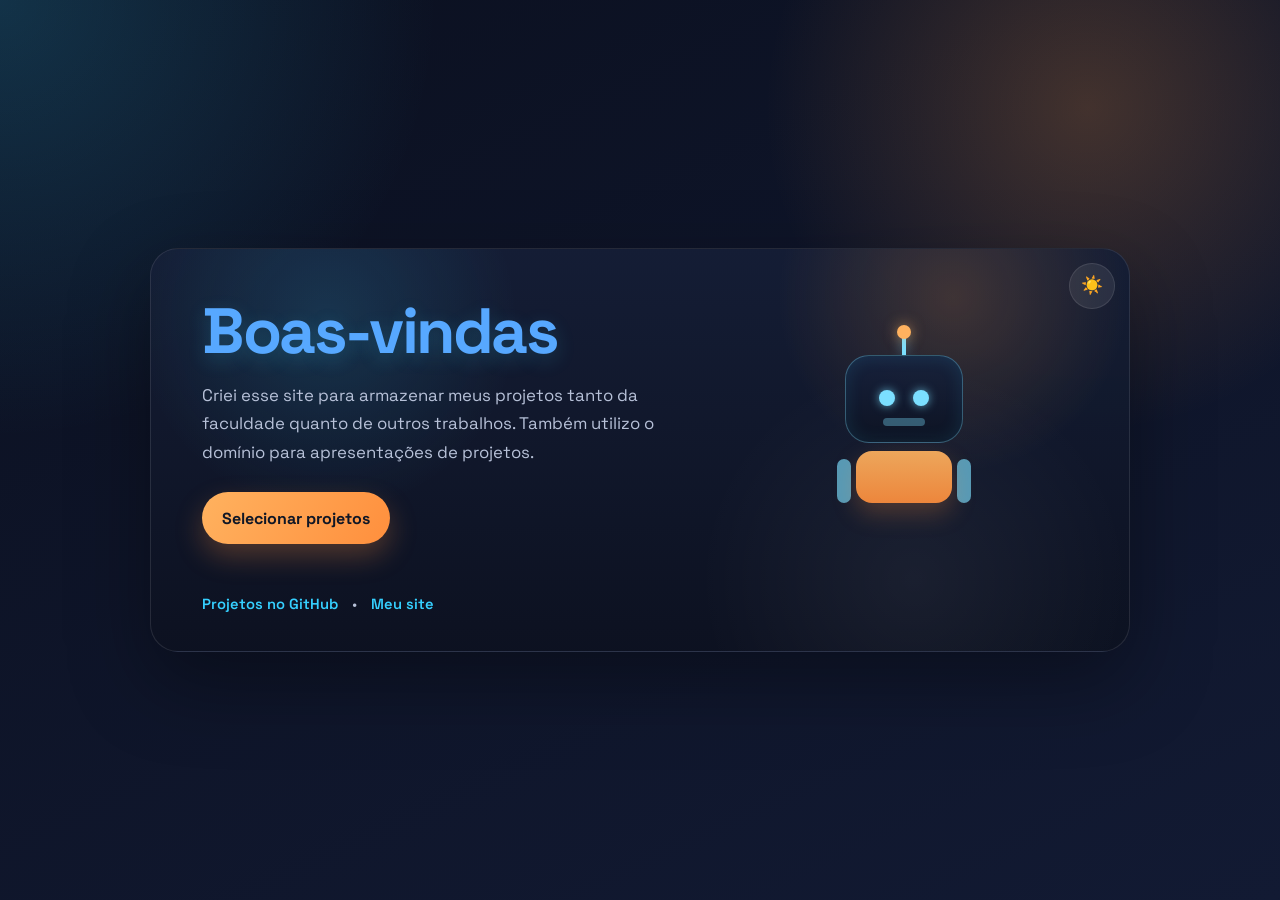
<file: index.html>
<!DOCTYPE html>
<html lang="pt-BR">
<head>
  <meta charset="UTF-8">
  <meta name="viewport" content="width=device-width, initial-scale=1.0">
  <meta http-equiv="cache-control" content="no-cache, no-store, must-revalidate">
  <meta http-equiv="pragma" content="no-cache">
  <meta http-equiv="expires" content="0">
  <title>Alex | Portfólio e Projetos</title>
  <link rel="preconnect" href="https://fonts.googleapis.com">
  <link rel="preconnect" href="https://fonts.gstatic.com" crossorigin>
  <link href="https://fonts.googleapis.com/css2?family=Space+Grotesk:wght@400;500;700;800&family=IBM+Plex+Mono:wght@400;600&display=swap" rel="stylesheet">
  <script>
    (function () {
      const THEME_KEY = "alex_site_theme";
      const LEGACY_THEME_KEYS = ["alex_presentation_theme", "winston_theme", "quadratic_theme"];

      function readSavedTheme() {
        const shared = localStorage.getItem(THEME_KEY);
        if (shared === "light" || shared === "dark") {
          return shared;
        }

        for (const legacyKey of LEGACY_THEME_KEYS) {
          const legacy = localStorage.getItem(legacyKey);
          if (legacy === "light" || legacy === "dark") {
            return legacy;
          }
        }

        return "dark";
      }

      function persistTheme(theme) {
        localStorage.setItem(THEME_KEY, theme);
        LEGACY_THEME_KEYS.forEach((key) => localStorage.setItem(key, theme));
      }

      function applyTheme(theme) {
        const isLight = theme === "light";
        document.body.classList.toggle("light-theme", isLight);
        const icon = document.getElementById("themeIcon");
        if (icon) {
          icon.textContent = isLight ? "🌙" : "☀️";
        }
      }

      window.addEventListener("DOMContentLoaded", function () {
        const toggle = document.getElementById("themeToggle");
        let currentTheme = readSavedTheme();
        applyTheme(currentTheme);
        persistTheme(currentTheme);

        if (!toggle) {
          return;
        }

        toggle.addEventListener("click", function () {
          currentTheme = currentTheme === "dark" ? "light" : "dark";
          applyTheme(currentTheme);
          persistTheme(currentTheme);
        });
      });
    })();
  </script>
  <style>
    :root {
      color-scheme: light dark;
      --bg-1: #0b1020;
      --bg-2: #121a33;
      --card-1: rgba(21, 30, 54, 0.96);
      --card-2: rgba(13, 18, 33, 0.96);
      --paper-2: rgba(255, 255, 255, 0.06);
      --ink: #eef4ff;
      --muted: #b7c1d8;
      --accent: #ff9b42;
      --accent-2: #35d0ff;
      --title-blue: #57a8ff;
      --line: rgba(255, 255, 255, 0.1);
      --shadow: 0 30px 80px rgba(0, 0, 0, 0.35);
    }

    body.light-theme {
      --bg-1: #e8f2ff;
      --bg-2: #fdf2e4;
      --card-1: rgba(255, 255, 255, 0.98);
      --card-2: rgba(241, 248, 255, 0.98);
      --paper-2: rgba(16, 30, 58, 0.04);
      --ink: #0e1a35;
      --muted: #364764;
      --accent: #ff8e3d;
      --accent-2: #0a7ab4;
      --title-blue: #1f6fd1;
      --line: rgba(14, 26, 53, 0.14);
      --shadow: 0 24px 62px rgba(17, 45, 84, 0.2);
    }

    * {
      box-sizing: border-box;
    }

    body {
      margin: 0;
      min-height: 100vh;
      font-family: "Space Grotesk", "Segoe UI", sans-serif;
      color: var(--ink);
      background:
        radial-gradient(circle at top left, rgba(53, 208, 255, 0.18), transparent 28%),
        radial-gradient(circle at 85% 12%, rgba(255, 155, 66, 0.22), transparent 24%),
        linear-gradient(155deg, var(--bg-1), var(--bg-2));
      padding: 24px;
    }

    body.light-theme {
      background:
        radial-gradient(circle at 10% 10%, rgba(74, 160, 255, 0.22), transparent 34%),
        radial-gradient(circle at 88% 14%, rgba(255, 166, 92, 0.2), transparent 30%),
        linear-gradient(150deg, var(--bg-1), var(--bg-2));
    }

    .page {
      min-height: calc(100vh - 48px);
      display: grid;
      place-items: center;
    }

    .hero-card {
      width: min(980px, 100%);
      border: 1px solid var(--line);
      border-radius: 28px;
      background: linear-gradient(180deg, var(--card-1), var(--card-2));
      box-shadow: var(--shadow);
      overflow: hidden;
      position: relative;
    }

    .theme-toggle {
      position: absolute;
      top: 14px;
      right: 14px;
      z-index: 3;
      width: 46px;
      height: 46px;
      border-radius: 50%;
      border: 1px solid var(--line);
      background: rgba(255, 255, 255, 0.08);
      color: var(--ink);
      font-size: 1.1rem;
      cursor: pointer;
      display: inline-flex;
      align-items: center;
      justify-content: center;
      transition: transform 0.2s ease, border-color 0.2s ease;
    }

    body.light-theme .theme-toggle {
      background: rgba(255, 255, 255, 0.9);
      box-shadow: 0 8px 20px rgba(15, 41, 78, 0.16);
    }

    .theme-toggle:hover {
      transform: translateY(-1px) scale(1.04);
      border-color: var(--accent-2);
    }

    .hero-card::before {
      content: "";
      position: absolute;
      inset: 0;
      background:
        radial-gradient(circle at 18% 18%, rgba(53, 208, 255, 0.14), transparent 22%),
        radial-gradient(circle at 82% 12%, rgba(255, 155, 66, 0.18), transparent 20%),
        radial-gradient(circle at 78% 82%, rgba(255, 255, 255, 0.05), transparent 26%);
      pointer-events: none;
    }

    body.light-theme .hero-card::before {
      background:
        radial-gradient(circle at 16% 18%, rgba(75, 157, 255, 0.16), transparent 26%),
        radial-gradient(circle at 84% 14%, rgba(255, 173, 104, 0.18), transparent 24%),
        radial-gradient(circle at 72% 80%, rgba(255, 255, 255, 0.55), transparent 28%);
    }

    .hero-content {
      position: relative;
      padding: clamp(28px, 4vw, 56px);
      display: grid;
      gap: 28px;
      grid-template-columns: minmax(0, 1.3fr) minmax(280px, 0.9fr);
      align-items: center;
    }

    .eyebrow {
      margin: 0 0 10px;
      font-family: "IBM Plex Mono", monospace;
      text-transform: uppercase;
      letter-spacing: 0.22em;
      font-size: 0.78rem;
      color: var(--accent-2);
    }

    h1 {
      margin: 0;
      font-size: clamp(2.4rem, 5vw, 4.6rem);
      line-height: 0.98;
      letter-spacing: -0.04em;
      max-width: 11ch;
    }

    .welcome-animated {
      color: var(--title-blue);
      text-shadow: 0 6px 20px rgba(53, 208, 255, 0.2);
    }

    .lead {
      margin: 18px 0 0;
      max-width: 60ch;
      color: var(--muted);
      font-size: 1.05rem;
      line-height: 1.7;
    }

    .actions {
      margin-top: 26px;
      display: flex;
      flex-direction: column;
      gap: 10px;
      align-items: flex-start;
    }

    .button {
      display: inline-flex;
      align-items: center;
      justify-content: center;
      min-height: 52px;
      padding: 0 20px;
      border-radius: 999px;
      text-decoration: none;
      font-weight: 700;
      transition: transform 0.2s ease, box-shadow 0.2s ease, border-color 0.2s ease;
    }

    .button:hover {
      transform: translateY(-1px);
    }

    .button-primary {
      color: #101726;
      background: linear-gradient(120deg, #ffb25f, #ff8f3d);
      box-shadow: 0 12px 28px rgba(255, 143, 61, 0.28);
    }

    .welcome-panel {
      display: grid;
      gap: 0;
      justify-items: center;
    }

    .bot {
      width: 170px;
      height: 186px;
      position: relative;
      animation: botFloat 3.2s ease-in-out infinite;
    }

    .bot-antenna {
      width: 4px;
      height: 24px;
      background: #7bdfff;
      position: absolute;
      top: 4px;
      left: 50%;
      transform: translateX(-50%);
      border-radius: 10px;
      box-shadow: 0 0 12px rgba(123, 223, 255, 0.5);
    }

    .bot-antenna::after {
      content: "";
      position: absolute;
      top: -8px;
      left: 50%;
      width: 14px;
      height: 14px;
      transform: translateX(-50%);
      border-radius: 50%;
      background: #ffb25f;
      box-shadow: 0 0 14px rgba(255, 178, 95, 0.6);
    }

    .bot-head {
      position: absolute;
      top: 26px;
      left: 50%;
      width: 118px;
      height: 88px;
      transform: translateX(-50%);
      border-radius: 24px;
      background: linear-gradient(180deg, rgba(23, 34, 61, 0.95), rgba(13, 19, 34, 0.95));
      border: 1px solid rgba(123, 223, 255, 0.35);
      box-shadow: inset 0 0 18px rgba(53, 208, 255, 0.12);
    }

    .bot-eyes {
      position: absolute;
      top: 34px;
      left: 50%;
      transform: translateX(-50%);
      display: flex;
      gap: 18px;
    }

    .bot-eye {
      width: 16px;
      height: 16px;
      border-radius: 50%;
      background: #7bdfff;
      box-shadow: 0 0 10px rgba(123, 223, 255, 0.7);
      animation: botBlink 4s infinite;
    }

    .bot-mouth {
      position: absolute;
      bottom: 16px;
      left: 50%;
      width: 42px;
      height: 8px;
      transform: translateX(-50%);
      border-radius: 8px;
      background: rgba(123, 223, 255, 0.35);
    }

    .bot-body {
      position: absolute;
      top: 122px;
      left: 50%;
      width: 96px;
      height: 52px;
      transform: translateX(-50%);
      border-radius: 16px;
      background: linear-gradient(180deg, rgba(255, 178, 95, 0.92), rgba(255, 143, 61, 0.92));
      box-shadow: 0 10px 24px rgba(255, 143, 61, 0.25);
    }

    .bot-arm {
      position: absolute;
      top: 130px;
      width: 14px;
      height: 44px;
      border-radius: 999px;
      background: rgba(123, 223, 255, 0.65);
      transform-origin: top center;
    }

    .bot-arm.left {
      left: 18px;
    }

    .bot-arm.right {
      right: 18px;
      animation: botWave 1.4s ease-in-out infinite;
    }

    @keyframes botFloat {
      0%,
      100% {
        transform: translateY(0);
      }
      50% {
        transform: translateY(-7px);
      }
    }

    @keyframes botBlink {
      0%,
      46%,
      52%,
      100% {
        transform: scaleY(1);
      }
      49% {
        transform: scaleY(0.15);
      }
    }

    @keyframes botWave {
      0%,
      100% {
        transform: rotate(0deg);
      }
      50% {
        transform: rotate(-26deg);
      }
    }

    .footer-note {
      position: relative;
      padding: 0 clamp(28px, 4vw, 56px) 28px;
      color: var(--muted);
      font-size: 0.92rem;
      text-align: left;
    }

    .footer-note strong {
      color: var(--ink);
    }

    .footer-links {
      margin: 0 0 10px;
      display: flex;
      justify-content: flex-start;
      gap: 14px;
      align-items: center;
      flex-wrap: wrap;
    }

    .footer-links a {
      color: var(--accent-2);
      text-decoration: none;
      font-weight: 600;
    }

    .footer-links a:hover {
      text-decoration: underline;
    }

    @media (max-width: 820px) {
      .hero-content {
        grid-template-columns: 1fr;
      }

      h1 {
        max-width: none;
      }
    }

    @media (max-width: 640px) {
      body {
        padding: 14px;
      }

      .page {
        min-height: auto;
      }

      .hero-card {
        border-radius: 20px;
      }

      .hero-content {
        padding: 64px 22px 22px;
        gap: 20px;
      }

      h1 {
        font-size: clamp(2rem, 12vw, 3rem);
        line-height: 1.05;
      }

      .lead {
        font-size: 1rem;
      }

      .actions {
        gap: 10px;
      }

      .button {
        width: 100%;
      }

      .footer-links {
        gap: 8px;
      }

      .footer-note {
        padding: 0 20px 20px;
      }
    }
  </style>
</head>
<body>
  <main class="page">
    <section class="hero-card" aria-labelledby="hero-title">
      <button id="themeToggle" class="theme-toggle" type="button" aria-label="Alternar tema claro e escuro" title="Alternar tema claro e escuro">
        <span id="themeIcon">☀️</span>
      </button>
      <div class="hero-content">
        <div>
          <h1 id="hero-title" class="welcome-animated">Boas-vindas</h1>
          <p class="lead">
            Criei esse site para armazenar meus projetos tanto da faculdade quanto de outros trabalhos. Também utilizo o domínio para apresentações de projetos.
          </p>

          <div class="actions">
            <a class="button button-primary" href="./Projeto%20Atual/index.html">Selecionar projetos</a>
          </div>
        </div>

        <div class="welcome-panel" aria-label="Boas-vindas">
          <div class="bot" aria-hidden="true">
            <span class="bot-antenna"></span>
            <div class="bot-head">
              <div class="bot-eyes">
                <span class="bot-eye"></span>
                <span class="bot-eye"></span>
              </div>
              <span class="bot-mouth"></span>
            </div>
            <span class="bot-arm left"></span>
            <span class="bot-arm right"></span>
            <div class="bot-body"></div>
          </div>
        </div>
      </div>
      <div class="footer-note">
        <div class="footer-links">
          <a href="https://github.com/Alex12Rodrigues" target="_blank" rel="noopener noreferrer">Projetos no GitHub</a>
          <span aria-hidden="true">•</span>
          <a href="https://alex12rodrigues.infinityfree.me/" target="_blank" rel="noopener noreferrer">Meu site</a>
        </div>
      </div>
    </section>
  </main>
</body>
</html>
</file>
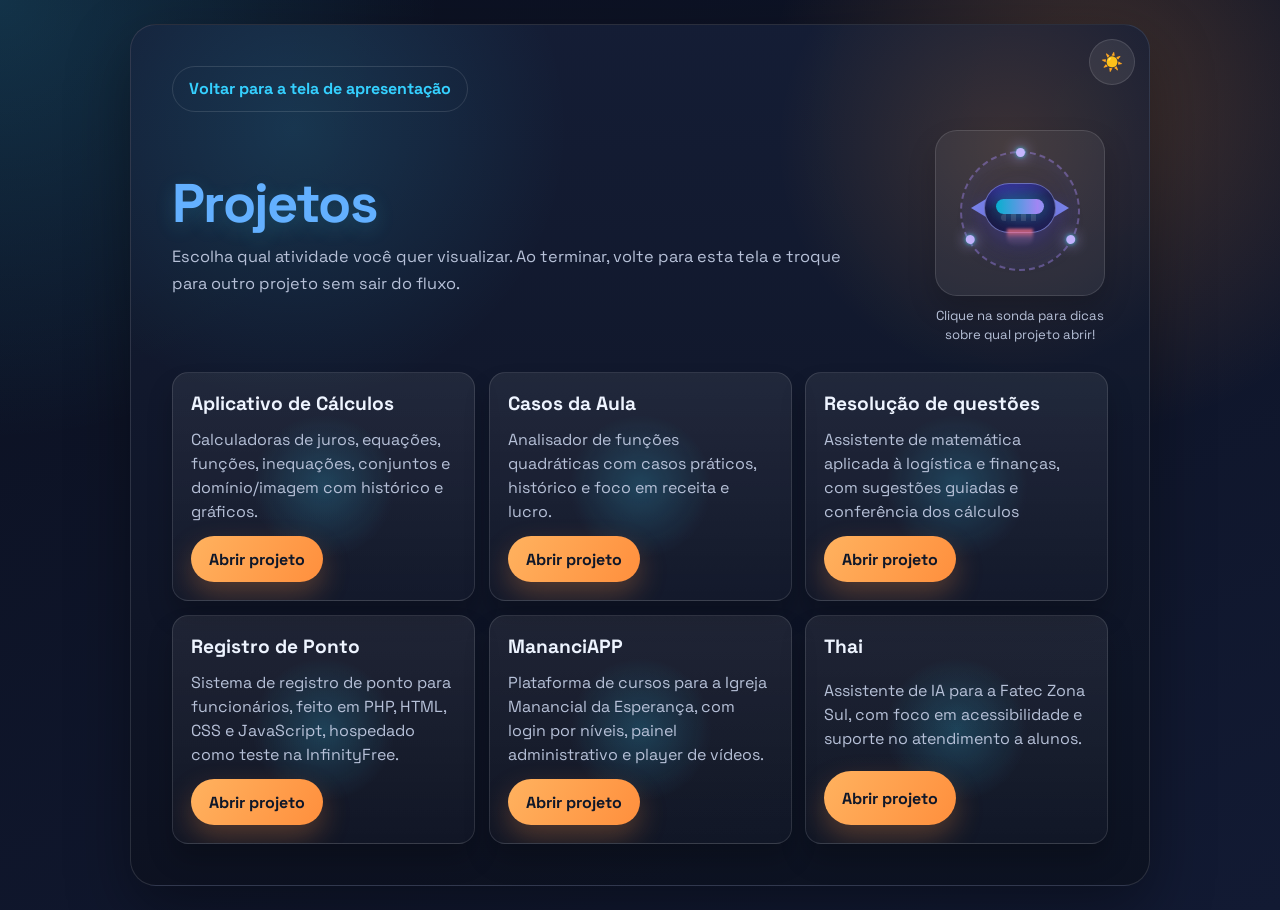
<file: Projeto Atual/index.html>
<!DOCTYPE html>
<html lang="pt-BR">
<head>
  <meta charset="UTF-8">
  <meta name="viewport" content="width=device-width, initial-scale=1.0">
  <title>Projeto Atual | Seletor de Projetos</title>
  <link rel="preconnect" href="https://fonts.googleapis.com">
  <link rel="preconnect" href="https://fonts.gstatic.com" crossorigin>
  <link href="https://fonts.googleapis.com/css2?family=Space+Grotesk:wght@400;500;700;800&family=IBM+Plex+Mono:wght@400;600&display=swap" rel="stylesheet">
  <script>
    (function () {
      const THEME_KEY = "alex_site_theme";
      const LEGACY_THEME_KEYS = ["alex_presentation_theme", "winston_theme", "quadratic_theme"];

      function readSavedTheme() {
        const shared = localStorage.getItem(THEME_KEY);
        if (shared === "light" || shared === "dark") {
          return shared;
        }

        for (const legacyKey of LEGACY_THEME_KEYS) {
          const legacy = localStorage.getItem(legacyKey);
          if (legacy === "light" || legacy === "dark") {
            return legacy;
          }
        }

        return "dark";
      }

      function persistTheme(theme) {
        localStorage.setItem(THEME_KEY, theme);
        LEGACY_THEME_KEYS.forEach((key) => localStorage.setItem(key, theme));
      }

      function applyTheme(theme) {
        const isLight = theme === "light";
        document.body.classList.toggle("light-theme", isLight);
        const icon = document.getElementById("themeIcon");
        if (icon) {
          icon.textContent = isLight ? "🌙" : "☀️";
        }
      }

      window.addEventListener("DOMContentLoaded", function () {
        const toggle = document.getElementById("themeToggle");
        let currentTheme = readSavedTheme();
        applyTheme(currentTheme);
        persistTheme(currentTheme);

        if (toggle) {
          toggle.addEventListener("click", function () {
            currentTheme = currentTheme === "dark" ? "light" : "dark";
            applyTheme(currentTheme);
            persistTheme(currentTheme);
          });
        }

        const allowMotion = window.matchMedia("(prefers-reduced-motion: no-preference)").matches;
        const isFinePointer = window.matchMedia("(pointer: fine)").matches;

        const mascotBtn = document.getElementById("mascotBot");
        const mascotHint = document.getElementById("mascotHint");
        const tips = [
          "Sou uma sonda diferente do robô da tela inicial — clique de novo para mais dicas.",
          "Precisa de várias calculadoras? Abra o Aplicativo de Cálculos.",
          "Focado em receita e lucro com parábola? Vá em Casos da Aula.",
          "Quer conferir logística ou matemática financeira? Abra Resolução de questões.",
          "Veja meu projeto de registro de ponto — um sistema completo para bater ponto, hospedado de teste na InfinityFree.",
          "As bolinhas orbitando são só vibe — escolha o card que combinar com você.",
          "Use Abrir projeto no card para entrar no app."
        ];
        let tipIndex = -1;

        if (mascotBtn && mascotHint) {
          mascotBtn.addEventListener("click", function () {
            tipIndex = (tipIndex + 1) % tips.length;
            mascotHint.textContent = tips[tipIndex];
            mascotBtn.classList.remove("is-tap");
            window.requestAnimationFrame(function () {
              void mascotBtn.offsetWidth;
              mascotBtn.classList.add("is-tap");
            });
          });
        }

        const cards = document.querySelectorAll(".project-card");
        cards.forEach((card, index) => {
          card.style.animationDelay = `${index * 140}ms`;

          if (!allowMotion || !isFinePointer) {
            return;
          }

          card.addEventListener("pointermove", function (event) {
            const rect = card.getBoundingClientRect();
            const px = (event.clientX - rect.left) / rect.width;
            const py = (event.clientY - rect.top) / rect.height;
            const rotateY = (px - 0.5) * 8;
            const rotateX = (0.5 - py) * 8;

            card.style.transform = `translateY(-6px) rotateX(${rotateX}deg) rotateY(${rotateY}deg)`;
            card.style.setProperty("--spark-x", `${px * 100}%`);
            card.style.setProperty("--spark-y", `${py * 100}%`);
          });

          card.addEventListener("pointerleave", function () {
            card.style.transform = "";
            card.style.removeProperty("--spark-x");
            card.style.removeProperty("--spark-y");
          });
        });
      });
    })();
  </script>
  <style>
    :root {
      color-scheme: light dark;
      --bg-1: #0b1020;
      --bg-2: #121a33;
      --card-1: rgba(21, 30, 54, 0.96);
      --card-2: rgba(13, 18, 33, 0.96);
      --ink: #eef4ff;
      --muted: #b7c1d8;
      --accent: #ff9b42;
      --accent-2: #35d0ff;
      --line: rgba(255, 255, 255, 0.12);
      --shadow: 0 24px 62px rgba(0, 0, 0, 0.35);
    }

    body.light-theme {
      --bg-1: #e8f2ff;
      --bg-2: #fdf2e4;
      --card-1: rgba(255, 255, 255, 0.98);
      --card-2: rgba(241, 248, 255, 0.98);
      --ink: #0e1a35;
      --muted: #364764;
      --accent: #ff8e3d;
      --accent-2: #0a7ab4;
      --line: rgba(14, 26, 53, 0.14);
      --shadow: 0 24px 62px rgba(17, 45, 84, 0.2);
    }

    * {
      box-sizing: border-box;
    }

    body {
      margin: 0;
      min-height: 100vh;
      font-family: "Space Grotesk", "Segoe UI", sans-serif;
      color: var(--ink);
      background:
        radial-gradient(circle at top left, rgba(53, 208, 255, 0.18), transparent 28%),
        radial-gradient(circle at 85% 12%, rgba(255, 155, 66, 0.22), transparent 24%),
        linear-gradient(155deg, var(--bg-1), var(--bg-2));
      padding: 24px;
    }

    .page {
      min-height: calc(100vh - 48px);
      display: grid;
      place-items: center;
    }

    body.light-theme {
      background:
        radial-gradient(circle at 10% 10%, rgba(74, 160, 255, 0.22), transparent 34%),
        radial-gradient(circle at 88% 14%, rgba(255, 166, 92, 0.2), transparent 30%),
        linear-gradient(150deg, var(--bg-1), var(--bg-2));
    }

    .shell {
      width: min(1020px, 100%);
      margin: 0 auto;
      border: 1px solid var(--line);
      border-radius: 26px;
      background: linear-gradient(180deg, var(--card-1), var(--card-2));
      box-shadow: var(--shadow);
      padding: clamp(24px, 3.2vw, 42px);
      position: relative;
      overflow: hidden;
    }

    .shell::before {
      content: "";
      position: absolute;
      inset: 0;
      pointer-events: none;
      background:
        radial-gradient(circle at 16% 12%, rgba(53, 208, 255, 0.14), transparent 24%),
        radial-gradient(circle at 86% 14%, rgba(255, 155, 66, 0.16), transparent 20%);
    }

    @media (prefers-reduced-motion: no-preference) {
      .shell::before {
        animation: ambientGlow 10s ease-in-out infinite alternate;
      }
    }

    .theme-toggle {
      position: absolute;
      top: 14px;
      right: 14px;
      z-index: 5;
      width: 46px;
      height: 46px;
      border-radius: 50%;
      border: 1px solid var(--line);
      background: rgba(255, 255, 255, 0.08);
      color: var(--ink);
      font-size: 1.1rem;
      cursor: pointer;
      display: inline-flex;
      align-items: center;
      justify-content: center;
      transition: transform 0.2s ease, border-color 0.2s ease;
    }

    body.light-theme .theme-toggle {
      background: rgba(255, 255, 255, 0.9);
      box-shadow: 0 8px 20px rgba(15, 41, 78, 0.16);
    }

    .theme-toggle:hover {
      transform: translateY(-1px) scale(1.04);
      border-color: var(--accent-2);
    }

    .top-nav {
      position: relative;
      z-index: 3;
      margin-bottom: 18px;
    }

    .back-link {
      display: inline-flex;
      align-items: center;
      justify-content: center;
      min-height: 46px;
      padding: 0 16px;
      border: 1px solid var(--line);
      border-radius: 999px;
      color: var(--accent-2);
      text-decoration: none;
      font-weight: 700;
      transition: transform 0.2s ease, border-color 0.2s ease;
    }

    .back-link:hover {
      transform: translateY(-1px);
      border-color: var(--accent-2);
    }

    .hero-row {
      position: relative;
      z-index: 3;
      display: grid;
      grid-template-columns: minmax(0, 1fr) auto;
      gap: clamp(16px, 3vw, 28px);
      align-items: center;
    }

    .hero-copy {
      min-width: 0;
    }

    .mascot-column {
      display: grid;
      justify-items: center;
      gap: 10px;
      width: min(220px, 100%);
    }

    .mascot-bot {
      border: 1px solid var(--line);
      border-radius: 22px;
      padding: 14px 18px 18px;
      background: rgba(255, 255, 255, 0.06);
      color: inherit;
      cursor: pointer;
      transition: transform 0.2s ease, border-color 0.2s ease, box-shadow 0.2s ease;
      box-shadow: 0 14px 28px rgba(0, 0, 0, 0.18);
    }

    body.light-theme .mascot-bot {
      background: rgba(255, 255, 255, 0.92);
      box-shadow: 0 14px 28px rgba(17, 45, 84, 0.1);
    }

    .mascot-bot:hover {
      transform: translateY(-3px) scale(1.02);
      border-color: var(--accent-2);
    }

    .mascot-bot:focus-visible {
      outline: 2px solid var(--accent-2);
      outline-offset: 3px;
    }

    .mascot-bot.is-tap {
      animation: probeNudge 0.55s ease;
    }

    /* Mascote “sonda”: órbita + casulo + visor em scan — diferente do robô da página inicial */
    .probe-stage {
      display: block;
      width: 132px;
      height: 132px;
      margin: 0 auto;
      position: relative;
    }

    .probe-ring {
      position: absolute;
      inset: 6px;
      border-radius: 50%;
      border: 2px dashed rgba(167, 139, 250, 0.42);
      box-shadow: inset 0 0 24px rgba(99, 102, 241, 0.12);
      pointer-events: none;
    }

    .probe-satellites {
      position: absolute;
      inset: 0;
      pointer-events: none;
    }

    @media (prefers-reduced-motion: no-preference) {
      .probe-satellites {
        animation: probeOrbit 10s linear infinite;
      }

      .probe-ring {
        animation: probeRingPulse 4s ease-in-out infinite alternate;
      }
    }

    .probe-sat {
      position: absolute;
      top: 50%;
      left: 50%;
      width: 9px;
      height: 9px;
      margin: -4.5px 0 0 -4.5px;
      border-radius: 50%;
      background: #c4b5fd;
      box-shadow: 0 0 14px rgba(196, 181, 253, 0.95), 0 0 4px rgba(34, 211, 238, 0.8);
    }

    .probe-sat:nth-child(1) {
      transform: rotate(0deg) translateY(-58px);
    }

    .probe-sat:nth-child(2) {
      transform: rotate(120deg) translateY(-58px);
    }

    .probe-sat:nth-child(3) {
      transform: rotate(240deg) translateY(-58px);
    }

    .probe-body {
      position: absolute;
      left: 50%;
      top: 50%;
      width: 82px;
      height: 68px;
      margin: -34px 0 0 -41px;
      transform-origin: 50% 55%;
    }

    @media (prefers-reduced-motion: no-preference) {
      .probe-body {
        animation: probeWobble 2.75s ease-in-out infinite;
      }

      .probe-fin-l {
        animation: probeFinL 1.8s ease-in-out infinite alternate;
      }

      .probe-fin-r {
        animation: probeFinR 1.8s ease-in-out infinite alternate;
      }
    }

    .probe-fin {
      position: absolute;
      top: 22px;
      width: 0;
      height: 0;
      border-style: solid;
      opacity: 0.92;
      filter: drop-shadow(0 4px 8px rgba(79, 70, 229, 0.35));
    }

    .probe-fin-l {
      left: -8px;
      border-width: 9px 15px 9px 0;
      border-color: transparent #818cf8 transparent transparent;
      transform-origin: right center;
    }

    .probe-fin-r {
      right: -8px;
      border-width: 9px 0 9px 15px;
      border-color: transparent transparent transparent #818cf8;
      transform-origin: left center;
    }

    .probe-capsule {
      position: absolute;
      left: 50%;
      top: 6px;
      width: 72px;
      height: 50px;
      margin-left: -36px;
      border-radius: 999px;
      background: linear-gradient(165deg, #3730a3 0%, #1e1b4b 42%, #312e81 100%);
      border: 1px solid rgba(165, 180, 252, 0.5);
      box-shadow:
        inset 0 -10px 22px rgba(0, 0, 0, 0.42),
        inset 0 10px 18px rgba(99, 102, 241, 0.22),
        0 12px 26px rgba(67, 56, 202, 0.38);
      overflow: hidden;
    }

    body.light-theme .probe-capsule {
      background: linear-gradient(165deg, #e0e7ff 0%, #c7d2fe 38%, #a5b4fc 100%);
      border-color: rgba(79, 70, 229, 0.35);
      box-shadow:
        inset 0 -6px 14px rgba(255, 255, 255, 0.65),
        inset 0 8px 14px rgba(99, 102, 241, 0.18),
        0 12px 22px rgba(79, 70, 229, 0.18);
    }

    .probe-visor {
      position: absolute;
      left: 11px;
      right: 11px;
      top: 15px;
      height: 15px;
      border-radius: 10px;
      background: linear-gradient(90deg, #06b6d4, #a78bfa, #22d3ee, #c084fc);
      background-size: 260% 100%;
      background-position: 0% 50%;
      opacity: 0.96;
      box-shadow: 0 0 18px rgba(34, 211, 238, 0.55);
    }

    @media (prefers-reduced-motion: no-preference) {
      .probe-visor {
        animation: probeScan 2.4s linear infinite;
      }
    }

    body.light-theme .probe-visor {
      box-shadow: 0 0 12px rgba(14, 116, 144, 0.35);
      opacity: 1;
    }

    .probe-grille {
      position: absolute;
      bottom: 11px;
      left: 50%;
      width: 38px;
      height: 7px;
      margin-left: -19px;
      border-radius: 4px;
      background: repeating-linear-gradient(
        90deg,
        rgba(255, 255, 255, 0.18) 0 5px,
        transparent 5px 10px
      );
      opacity: 0.65;
    }

    body.light-theme .probe-grille {
      background: repeating-linear-gradient(
        90deg,
        rgba(30, 41, 59, 0.22) 0 5px,
        transparent 5px 10px
      );
      opacity: 0.85;
    }

    .probe-thrust {
      position: absolute;
      bottom: -2px;
      left: 50%;
      width: 26px;
      height: 18px;
      margin-left: -13px;
      border-radius: 0 0 50% 50%;
      background: linear-gradient(180deg, rgba(251, 113, 133, 0.95), rgba(249, 168, 212, 0.15), transparent);
      filter: blur(1.5px);
      pointer-events: none;
    }

    @media (prefers-reduced-motion: no-preference) {
      .probe-thrust {
        animation: probeJet 0.5s ease-in-out infinite alternate;
      }
    }

    .mascot-hint {
      margin: 0;
      font-size: 0.82rem;
      line-height: 1.45;
      color: var(--muted);
      text-align: center;
      max-width: 22ch;
    }

    h1 {
      position: relative;
      z-index: 3;
      margin: 0;
      font-size: clamp(2rem, 4.8vw, 3.4rem);
      line-height: 1;
      letter-spacing: -0.03em;
      color: #63b0ff;
      text-shadow: 0 6px 20px rgba(53, 208, 255, 0.2);
    }

    @media (prefers-reduced-motion: no-preference) {
      h1 {
        animation: titleGlow 4s ease-in-out infinite alternate;
      }
    }

    .lead {
      position: relative;
      z-index: 3;
      margin: 14px 0 0;
      max-width: 70ch;
      color: var(--muted);
      font-size: 1.02rem;
      line-height: 1.65;
    }

    .project-grid {
      position: relative;
      z-index: 3;
      perspective: 1200px;
      margin-top: 28px;
      display: grid;
      grid-template-columns: repeat(auto-fit, minmax(260px, 1fr));
      gap: 14px;
    }

    .project-card {
      --spark-x: 50%;
      --spark-y: 50%;
      position: relative;
      border: 1px solid var(--line);
      border-radius: 16px;
      padding: 18px;
      background:
        radial-gradient(circle at var(--spark-x) var(--spark-y), rgba(53, 208, 255, 0.2), transparent 38%),
        linear-gradient(180deg, rgba(255, 255, 255, 0.07), rgba(255, 255, 255, 0.02));
      display: grid;
      gap: 12px;
      transform-style: preserve-3d;
      transition: transform 0.26s ease, border-color 0.26s ease, box-shadow 0.26s ease;
      box-shadow: 0 16px 26px rgba(0, 0, 0, 0.2);
      animation: cardReveal 0.7s ease both;
      overflow: hidden;
      isolation: isolate;
    }

    .project-card > * {
      position: relative;
      z-index: 2;
    }

    @media (prefers-reduced-motion: no-preference) {
      .project-card {
        animation:
          cardReveal 0.7s ease both,
          cardPulseGlow 3.6s ease-in-out infinite;
      }

      .project-card:nth-child(2) {
        animation-delay: 0ms, -1.2s;
      }

      .project-card:nth-child(3) {
        animation-delay: 0ms, -2.1s;
      }

      .project-card::before {
        content: "";
        position: absolute;
        inset: 0;
        z-index: 1;
        pointer-events: none;
        background: linear-gradient(
          115deg,
          transparent 38%,
          rgba(255, 255, 255, 0.06) 48%,
          rgba(255, 255, 255, 0.18) 50%,
          rgba(255, 255, 255, 0.06) 52%,
          transparent 62%
        );
        transform: translateX(-120%) skewX(-14deg);
        animation: cardShimmerSlide 3.8s ease-in-out infinite;
      }

      .project-card:nth-child(2)::before {
        animation-delay: -1.6s;
      }

      .project-card:nth-child(3)::before {
        animation-delay: -2.8s;
      }
    }

    body.light-theme .project-card {
      background:
        radial-gradient(circle at var(--spark-x) var(--spark-y), rgba(46, 147, 255, 0.16), transparent 40%),
        linear-gradient(180deg, rgba(255, 255, 255, 0.88), rgba(236, 245, 255, 0.82));
      box-shadow: 0 16px 26px rgba(17, 45, 84, 0.12);
    }

    .project-card::after {
      content: "";
      position: absolute;
      inset: -30% auto auto -40%;
      width: 140%;
      height: 110%;
      z-index: 1;
      pointer-events: none;
      background: linear-gradient(110deg, transparent 28%, rgba(255, 255, 255, 0.14) 50%, transparent 72%);
      transform: translateX(-55%) rotate(7deg);
      transition: transform 0.55s ease;
    }

    .project-card:hover::after {
      transform: translateX(20%) rotate(7deg);
    }

    .project-card:hover {
      border-color: var(--accent-2);
      box-shadow: 0 24px 36px rgba(0, 0, 0, 0.26);
    }

    .project-card h2 {
      margin: 0;
      font-size: 1.2rem;
    }

    .project-card p {
      margin: 0;
      color: var(--muted);
      line-height: 1.5;
    }

    .project-card a {
      display: inline-flex;
      align-items: center;
      justify-content: center;
      min-height: 46px;
      border-radius: 999px;
      text-decoration: none;
      font-weight: 700;
      color: #0f1729;
      background: linear-gradient(120deg, #ffb25f, #ff8f3d);
      box-shadow: 0 12px 28px rgba(255, 143, 61, 0.28);
      padding: 0 18px;
      width: fit-content;
      transition: transform 0.2s ease, box-shadow 0.2s ease;
    }

    @media (prefers-reduced-motion: no-preference) {
      .project-card a {
        animation: btnPulseGlow 2.2s ease-in-out infinite;
      }

      .project-card:nth-child(2) a {
        animation-delay: -0.9s;
      }

      .project-card:nth-child(3) a {
        animation-delay: -1.7s;
      }
    }

    .project-card a:hover {
      transform: translateY(-1px) scale(1.03);
      box-shadow: 0 15px 28px rgba(255, 143, 61, 0.35), 0 0 24px rgba(255, 178, 95, 0.45);
      animation-play-state: paused;
    }

    @keyframes cardReveal {
      from {
        opacity: 0;
        transform: translateY(14px) scale(0.98);
      }

      to {
        opacity: 1;
        transform: translateY(0) scale(1);
      }
    }

    @keyframes ambientGlow {
      from {
        opacity: 1;
        transform: translate3d(0, 0, 0);
      }

      to {
        opacity: 0.82;
        transform: translate3d(0, -10px, 0);
      }
    }

    @keyframes cardPulseGlow {
      0%,
      100% {
        box-shadow: 0 16px 26px rgba(0, 0, 0, 0.2);
        border-color: var(--line);
      }

      50% {
        box-shadow: 0 20px 38px rgba(0, 0, 0, 0.26), 0 0 40px rgba(53, 208, 255, 0.14);
        border-color: rgba(53, 208, 255, 0.32);
      }
    }

    @keyframes cardShimmerSlide {
      0% {
        transform: translateX(-130%) skewX(-14deg);
      }

      100% {
        transform: translateX(130%) skewX(-14deg);
      }
    }

    @keyframes btnPulseGlow {
      0%,
      100% {
        box-shadow: 0 12px 28px rgba(255, 143, 61, 0.28);
      }

      50% {
        box-shadow: 0 14px 34px rgba(255, 143, 61, 0.42), 0 0 26px rgba(255, 178, 95, 0.38);
      }
    }

    @keyframes titleGlow {
      from {
        text-shadow: 0 6px 20px rgba(53, 208, 255, 0.2);
      }

      to {
        text-shadow: 0 8px 30px rgba(53, 208, 255, 0.38), 0 0 42px rgba(53, 208, 255, 0.15);
      }
    }

    @keyframes probeOrbit {
      to {
        transform: rotate(360deg);
      }
    }

    @keyframes probeRingPulse {
      from {
        opacity: 0.65;
        transform: scale(0.98);
      }

      to {
        opacity: 1;
        transform: scale(1);
      }
    }

    @keyframes probeWobble {
      0%,
      100% {
        transform: rotate(-6deg) translateY(0);
      }

      50% {
        transform: rotate(6deg) translateY(-4px);
      }
    }

    @keyframes probeFinL {
      from {
        transform: rotate(-6deg);
      }

      to {
        transform: rotate(10deg);
      }
    }

    @keyframes probeFinR {
      from {
        transform: rotate(6deg);
      }

      to {
        transform: rotate(-10deg);
      }
    }

    @keyframes probeScan {
      to {
        background-position: 100% 50%;
      }
    }

    @keyframes probeJet {
      from {
        opacity: 0.55;
        transform: scaleY(0.75);
      }

      to {
        opacity: 1;
        transform: scaleY(1.18);
      }
    }

    @keyframes probeNudge {
      0%,
      100% {
        transform: translateY(-3px) scale(1.02);
      }

      35% {
        transform: translateY(4px) scale(0.93) rotate(-3deg);
      }

      65% {
        transform: translateY(-4px) scale(1.05) rotate(3deg);
      }
    }

    @media (prefers-reduced-motion: reduce) {
      .shell::before {
        animation: none;
      }

      .probe-satellites,
      .probe-ring,
      .probe-body,
      .probe-fin-l,
      .probe-fin-r,
      .probe-visor,
      .probe-thrust {
        animation: none;
      }

      .mascot-bot.is-tap {
        animation: none;
      }

      h1 {
        animation: none;
      }

      .project-card {
        animation: cardReveal 0.45s ease both;
      }

      .project-card::before {
        animation: none;
        opacity: 0;
      }

      .project-card a {
        animation: none;
      }
    }

    @media (max-width: 640px) {
      body {
        padding: 14px;
      }

      .shell {
        padding-top: 72px;
      }

      .page {
        min-height: auto;
        place-items: start;
      }

      .hero-row {
        grid-template-columns: 1fr;
        justify-items: center;
        text-align: center;
      }

      .hero-copy {
        text-align: center;
      }

      .lead {
        margin-left: auto;
        margin-right: auto;
      }

      .mascot-column {
        width: 100%;
        max-width: 280px;
      }

      .mascot-hint {
        max-width: 36ch;
      }

      .project-card a {
        width: 100%;
      }
    }
  </style>
</head>
<body>
  <div class="page">
    <main class="shell">
      <button id="themeToggle" class="theme-toggle" type="button" aria-label="Alternar tema claro e escuro" title="Alternar tema claro e escuro">
        <span id="themeIcon">☀️</span>
      </button>

      <div class="top-nav">
        <a class="back-link" href="../index.html">Voltar para a tela de apresentação</a>
      </div>

      <div class="hero-row">
        <div class="hero-copy">
          <h1>Projetos</h1>
          <p class="lead">Escolha qual atividade você quer visualizar. Ao terminar, volte para esta tela e troque para outro projeto sem sair do fluxo.</p>
        </div>
        <div class="mascot-column">
          <button type="button" class="mascot-bot" id="mascotBot" aria-label="Sonda animada: clique para ver uma dica sobre os projetos">
            <span class="probe-stage" aria-hidden="true">
              <span class="probe-ring" aria-hidden="true"></span>
              <span class="probe-satellites" aria-hidden="true">
                <span class="probe-sat"></span>
                <span class="probe-sat"></span>
                <span class="probe-sat"></span>
              </span>
              <span class="probe-body" aria-hidden="true">
                <span class="probe-fin probe-fin-l"></span>
                <span class="probe-fin probe-fin-r"></span>
                <span class="probe-capsule">
                  <span class="probe-visor"></span>
                  <span class="probe-grille"></span>
                </span>
                <span class="probe-thrust"></span>
              </span>
            </span>
          </button>
          <p id="mascotHint" class="mascot-hint" role="status" aria-live="polite">Clique na sonda para dicas sobre qual projeto abrir!</p>
        </div>
      </div>

      <section class="project-grid" aria-label="Lista de projetos">
        <article class="project-card">
          <h2>Aplicativo de Cálculos</h2>
          <p>Calculadoras de juros, equações, funções, inequações, conjuntos e domínio/imagem com histórico e gráficos.</p>
          <a href="./Aplicativo%20com%20c%C3%A1lculos%20do%20Winston/index.html">Abrir projeto</a>
        </article>

        <article class="project-card">
          <h2>Casos da Aula</h2>
          <p>Analisador de funções quadráticas com casos práticos, histórico e foco em receita e lucro.</p>
          <a href="./Casos%20da%20aula/index.html">Abrir projeto</a>
        </article>

        <article class="project-card">
          <h2>Resolução de questões</h2>
          <p>Assistente de matemática aplicada à logística e finanças, com sugestões guiadas e conferência dos cálculos</p>
          <a href="./Resolu%C3%A7%C3%A3o%20de%20quest%C3%B5es/index.html">Abrir projeto</a>
        </article>

        <article class="project-card">
          <h2>Registro de Ponto</h2>
          <p>Sistema de registro de ponto para funcionários, feito em PHP, HTML, CSS e JavaScript, hospedado como teste na InfinityFree.</p>
          <a href="https://siteparacliente.page.gd/index.php" target="_blank" rel="noopener noreferrer">Abrir projeto</a>
        </article>

        <article class="project-card">
          <h2>MananciAPP</h2>
          <p>Plataforma de cursos para a Igreja Manancial da Esperança, com login por níveis, painel administrativo e player de vídeos.</p>
          <a href="https://mananciapp-render-homolog.onrender.com/index.html" target="_blank" rel="noopener noreferrer">Abrir projeto</a>
        </article>

        <article class="project-card">
          <h2>Thai</h2>
          <p>Assistente de IA para a Fatec Zona Sul, com foco em acessibilidade e suporte no atendimento a alunos.</p>
          <a href="https://thai-0r1b.onrender.com/thai" target="_blank" rel="noopener noreferrer">Abrir projeto</a>
        </article>
      </section>
    </main>
  </div>
</body>
</html>
</file>
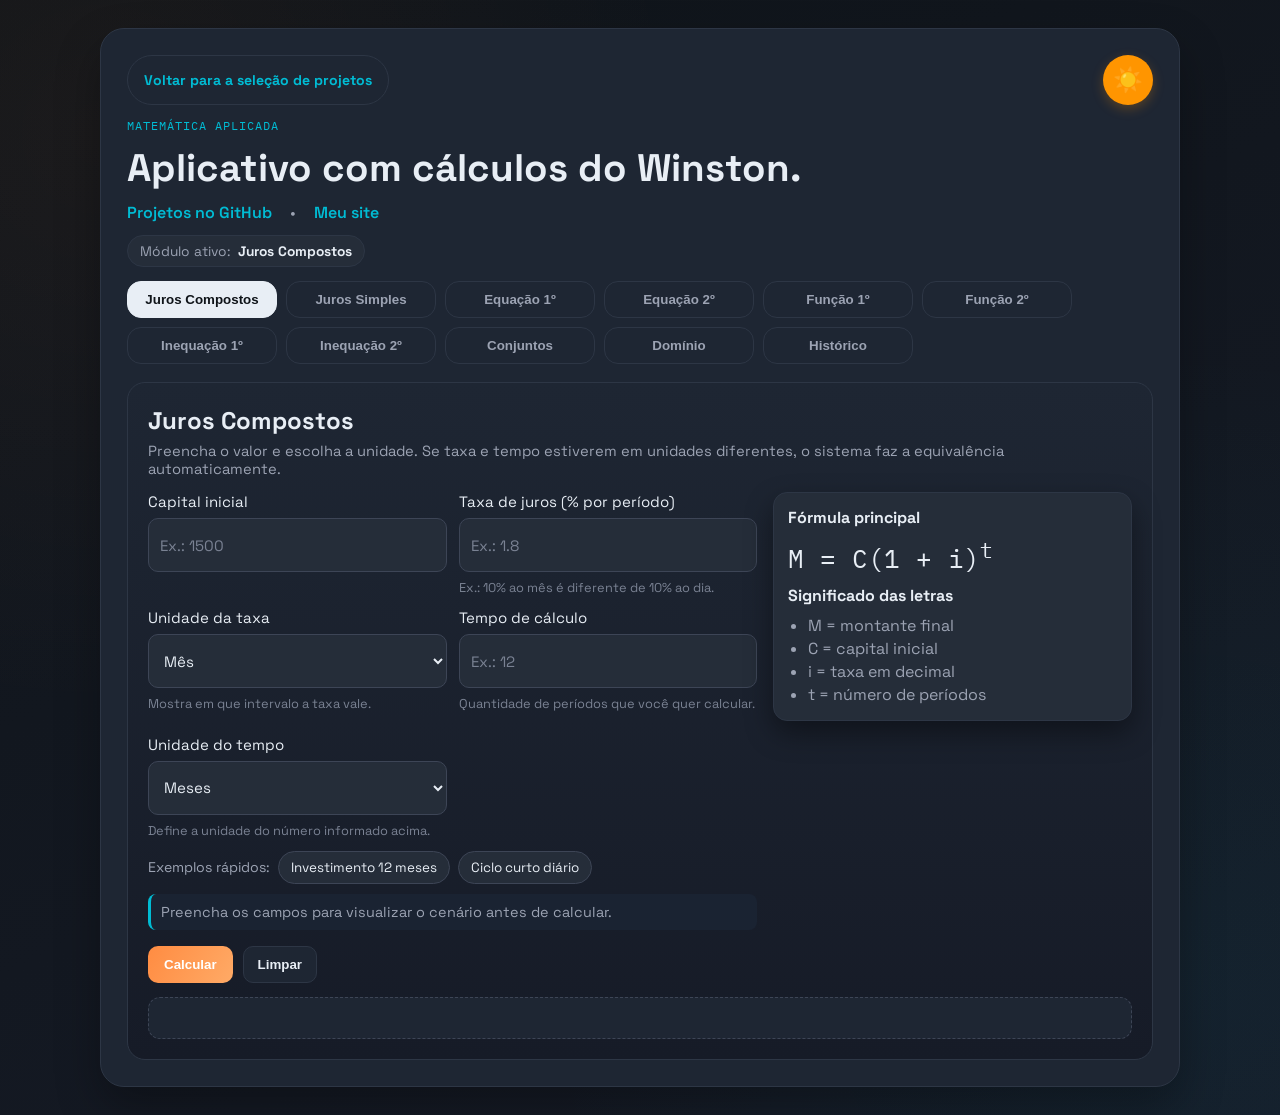
<file: Projeto Atual/Aplicativo com cálculos do Winston/index.html>
<!DOCTYPE html>
<html lang="pt-BR">

<head>
  <meta charset="UTF-8">
  <meta name="viewport" content="width=device-width, initial-scale=1.0">
  <meta http-equiv="cache-control" content="no-cache, no-store, must-revalidate">
  <meta http-equiv="pragma" content="no-cache">
  <meta http-equiv="expires" content="0">
  <title>Projeto Atual | Calculadora Matemática</title>
  <link rel="preconnect" href="https://fonts.googleapis.com">
  <link rel="preconnect" href="https://fonts.gstatic.com" crossorigin>
  <link
    href="https://fonts.googleapis.com/css2?family=Space+Grotesk:wght@400;500;700&family=IBM+Plex+Mono:wght@400;600&display=swap"
    rel="stylesheet">
  <link rel="stylesheet" href="style.css?v=20260414-historyrecreate2">
  <script>
    // Auto-refresh on version change
    (function () {
      const v = "20260414-historyrecreate2";
      const last = localStorage.getItem("appV");
      if (last && last !== v) {
        localStorage.setItem("appV", v);
        window.location.reload(true);
      }
      localStorage.setItem("appV", v);
    })();

    window.aplicarExemplo = function (kind, example) {
      const presets = {
        "composto:investimento": {
          capitalComposto: "2500",
          taxaComposta: "1.2",
          taxaCompostaUnidade: "mes",
          tempoComposto: "12",
          tempoCompostoUnidade: "mes"
        },
        "composto:curto": {
          capitalComposto: "1500",
          taxaComposta: "0.15",
          taxaCompostaUnidade: "dia",
          tempoComposto: "45",
          tempoCompostoUnidade: "dia"
        },
        "simples:emprestimo": {
          capitalSimples: "1800",
          taxaSimples: "2",
          taxaSimplesUnidade: "mes",
          tempoSimples: "6",
          tempoSimplesUnidade: "mes"
        },
        "simples:anual": {
          capitalSimples: "5000",
          taxaSimples: "10",
          taxaSimplesUnidade: "ano",
          tempoSimples: "1",
          tempoSimplesUnidade: "ano"
        }
      };

      const explainTexts = {
        "composto:investimento": "Você investe R$ 2.500,00 com taxa de 1,2% por mês, durante 12 meses. Isso equivale a 12 período(s) da taxa, com capitalização.",
        "composto:curto": "Você investe R$ 1.500,00 com taxa de 0,15% por dia, durante 45 dias. Isso equivale a 45 período(s) da taxa, com capitalização.",
        "simples:emprestimo": "Você investe R$ 1.800,00 com taxa de 2% por mês, durante 6 meses. Isso equivale a 6 período(s) da taxa, com acréscimo linear.",
        "simples:anual": "Você investe R$ 5.000,00 com taxa de 10% por ano, durante 1 ano. Isso equivale a 1 período(s) da taxa, com acréscimo linear."
      };

      const preset = presets[`${kind}:${example}`];

      if (!preset) {
        return;
      }

      Object.entries(preset).forEach(([id, value]) => {
        const field = document.getElementById(id);

        if (!field) {
          return;
        }

        field.value = value;
        field.dispatchEvent(new Event("input", { bubbles: true }));
        field.dispatchEvent(new Event("change", { bubbles: true }));
      });

      if (typeof window.atualizarExplicacaoJuros === "function") {
        window.atualizarExplicacaoJuros(kind);
      } else {
        const outputId = kind === "composto" ? "explicaComposto" : "explicaSimples";
        const output = document.getElementById(outputId);

        if (output && explainTexts[`${kind}:${example}`]) {
          output.textContent = explainTexts[`${kind}:${example}`];
        }
      }

      const outputId = kind === "composto" ? "explicaComposto" : "explicaSimples";
      const output = document.getElementById(outputId);

      if (output && explainTexts[`${kind}:${example}`]) {
        output.textContent = explainTexts[`${kind}:${example}`];
      }
    };
  </script>
</head>

<body>
  <main class="app-shell">
    <header class="hero">
      <a class="return-presentation" href="../index.html">Voltar para a seleção de projetos</a>
      <button id="themeToggle" class="theme-toggle" aria-label="Alternar modo escuro" title="Alternar modo escuro"
        style="position:absolute; top:0; right:0; width:50px; height:50px; border-radius:50%; border:none; cursor:pointer;">
        <span class="theme-icon">🌙</span>
      </button>
      <p class="eyebrow">Matemática aplicada</p>
      <h1>Aplicativo com cálculos do Winston.</h1>
      <p class="subtitle">
        <a href="https://github.com/Alex12Rodrigues" target="_blank" rel="noopener noreferrer">Projetos no GitHub</a>
        <span aria-hidden="true">•</span>
        <a href="https://alex12rodrigues.infinityfree.me/" target="_blank" rel="noopener noreferrer">Meu site</a>
      </p>
      <p class="active-module">Módulo ativo: <strong id="moduloAtivo">Juros Compostos</strong></p>
    </header>

    <nav class="tab-bar" aria-label="Módulos matemáticos" role="tablist">
      <button id="tab-juros-compostos" class="tab-btn active" data-tab="juros-compostos" role="tab" aria-selected="true"
        aria-controls="juros-compostos">Juros Compostos</button>
      <button id="tab-juros-simples" class="tab-btn" data-tab="juros-simples" role="tab" aria-selected="false"
        aria-controls="juros-simples">Juros Simples</button>
      <button id="tab-equacao-primeiro" class="tab-btn" data-tab="equacao-primeiro" role="tab" aria-selected="false"
        aria-controls="equacao-primeiro">Equação 1º</button>
      <button id="tab-equacao-segundo" class="tab-btn" data-tab="equacao-segundo" role="tab" aria-selected="false"
        aria-controls="equacao-segundo">Equação 2º</button>
      <button id="tab-funcao-primeiro" class="tab-btn" data-tab="funcao-primeiro" role="tab" aria-selected="false"
        aria-controls="funcao-primeiro">Função 1º</button>
      <button id="tab-funcao-segundo" class="tab-btn" data-tab="funcao-segundo" role="tab" aria-selected="false"
        aria-controls="funcao-segundo">Função 2º</button>
      <button id="tab-inequacao-primeiro" class="tab-btn" data-tab="inequacao-primeiro" role="tab" aria-selected="false"
        aria-controls="inequacao-primeiro">Inequação 1º</button>
      <button id="tab-inequacao-segundo" class="tab-btn" data-tab="inequacao-segundo" role="tab" aria-selected="false"
        aria-controls="inequacao-segundo">Inequação 2º</button>
      <button id="tab-conjuntos" class="tab-btn" data-tab="conjuntos" role="tab" aria-selected="false"
        aria-controls="conjuntos">Conjuntos</button>
      <button id="tab-dominio-imagem" class="tab-btn" data-tab="dominio-imagem" role="tab" aria-selected="false"
        aria-controls="dominio-imagem">Domínio</button>
      <button id="tab-historico" class="tab-btn" data-tab="historico" role="tab" aria-selected="false"
        aria-controls="historico">Histórico</button>
    </nav>

    <section id="juros-compostos" class="panel active" aria-live="polite" role="tabpanel"
      aria-labelledby="tab-juros-compostos">
      <h2>Juros Compostos</h2>
      <p class="panel-note">Preencha o valor e escolha a unidade. Se taxa e tempo estiverem em unidades diferentes, o
        sistema faz a equivalência automaticamente.</p>
      <div class="interest-layout">
        <div>
          <div class="grid-inputs">
            <label>Capital inicial
              <input type="number" id="capitalComposto" placeholder="Ex.: 1500" min="0" step="any" inputmode="decimal">
            </label>
            <label>Taxa de juros (% por período)
              <input type="number" id="taxaComposta" placeholder="Ex.: 1.8" min="0" step="any" inputmode="decimal">
              <small class="field-help">Ex.: 10% ao mês é diferente de 10% ao dia.</small>
            </label>
            <label>Unidade da taxa
              <select id="taxaCompostaUnidade">
                <option value="dia">Dia</option>
                <option value="mes" selected>Mês</option>
                <option value="ano">Ano</option>
              </select>
              <small class="field-help">Mostra em que intervalo a taxa vale.</small>
            </label>
            <label class="tempo-field">Tempo de cálculo
              <input type="number" id="tempoComposto" placeholder="Ex.: 12" min="0" step="any" inputmode="decimal">
              <small class="field-help">Quantidade de períodos que você quer calcular.</small>
            </label>
            <label>Unidade do tempo
              <select id="tempoCompostoUnidade">
                <option value="dia">Dias</option>
                <option value="mes" selected>Meses</option>
                <option value="ano">Anos</option>
              </select>
              <small class="field-help">Define a unidade do número informado acima.</small>
            </label>
          </div>

          <div class="quick-examples" aria-label="Exemplos rápidos de juros compostos">
            <span>Exemplos rápidos:</span>
            <button type="button" class="example-btn" data-kind="composto" data-example="investimento">Investimento 12
              meses</button>
            <button type="button" class="example-btn" data-kind="composto" data-example="curto">Ciclo curto
              diário</button>
          </div>

          <p class="live-explain" id="explicaComposto">Preencha os campos para visualizar o cenário antes de calcular.
          </p>
        </div>

        <aside class="formula-card" aria-label="Explicação da fórmula de juros compostos">
          <p class="formula-title">Fórmula principal</p>
          <p class="formula-line">M = C(1 + i)<sup>t</sup></p>
          <p class="formula-title">Significado das letras</p>
          <ul class="formula-list">
            <li>M = montante final</li>
            <li>C = capital inicial</li>
            <li>i = taxa em decimal</li>
            <li>t = número de períodos</li>
          </ul>
        </aside>
      </div>
      <div class="actions">
        <button class="action" id="btnComposto">Calcular</button>
        <button class="ghost-action clear-btn" type="button" data-panel="juros-compostos"
          data-output="saidaComposto">Limpar</button>
      </div>
      <div class="result" id="saidaComposto"></div>
    </section>

    <section id="juros-simples" class="panel" aria-live="polite" role="tabpanel" aria-labelledby="tab-juros-simples">
      <h2>Juros Simples</h2>
      <p class="panel-note">Preencha o valor e escolha a unidade. Se taxa e tempo estiverem em unidades diferentes, o
        sistema faz a equivalência automaticamente.</p>
      <div class="interest-layout">
        <div>
          <div class="grid-inputs">
            <label>Capital inicial
              <input type="number" id="capitalSimples" placeholder="Ex.: 1500" min="0" step="any" inputmode="decimal">
            </label>
            <label>Taxa de juros (% por período)
              <input type="number" id="taxaSimples" placeholder="Ex.: 2" min="0" step="any" inputmode="decimal">
              <small class="field-help">Ex.: 2% ao mês ou 2% ao dia.</small>
            </label>
            <label>Unidade da taxa
              <select id="taxaSimplesUnidade">
                <option value="dia">Dia</option>
                <option value="mes" selected>Mês</option>
                <option value="ano">Ano</option>
              </select>
              <small class="field-help">Indica a base da porcentagem.</small>
            </label>
            <label class="tempo-field">Tempo de cálculo
              <input type="number" id="tempoSimples" placeholder="Ex.: 6" min="0" step="any" inputmode="decimal">
              <small class="field-help">Informe apenas o número.</small>
            </label>
            <label>Unidade do tempo
              <select id="tempoSimplesUnidade">
                <option value="dia">Dias</option>
                <option value="mes" selected>Meses</option>
                <option value="ano">Anos</option>
              </select>
              <small class="field-help">Define se o tempo está em dias, meses ou anos.</small>
            </label>
          </div>

          <div class="quick-examples" aria-label="Exemplos rápidos de juros simples">
            <span>Exemplos rápidos:</span>
            <button type="button" class="example-btn" data-kind="simples" data-example="emprestimo">Empréstimo 6
              meses</button>
            <button type="button" class="example-btn" data-kind="simples" data-example="anual">Aplicação anual</button>
          </div>

          <p class="live-explain" id="explicaSimples">Preencha os campos para visualizar o cenário antes de calcular.
          </p>
        </div>

        <aside class="formula-card" aria-label="Explicação da fórmula de juros simples">
          <p class="formula-title">Fórmula principal</p>
          <p class="formula-line">J = C.i.t</p>
          <p class="formula-line formula-line-secondary">M = C + J</p>
          <p class="formula-title">Significado das letras</p>
          <ul class="formula-list">
            <li>J = juros acumulados</li>
            <li>M = montante final</li>
            <li>C = capital inicial</li>
            <li>i = taxa em decimal</li>
            <li>t = número de períodos</li>
          </ul>
        </aside>
      </div>
      <div class="actions">
        <button class="action" id="btnSimples">Calcular</button>
        <button class="ghost-action clear-btn" type="button" data-panel="juros-simples"
          data-output="saidaSimples">Limpar</button>
      </div>
      <div class="result" id="saidaSimples"></div>
    </section>

    <section id="equacao-primeiro" class="panel" aria-live="polite" role="tabpanel"
      aria-labelledby="tab-equacao-primeiro">
      <h2>Equação do 1º grau (ax + b = 0)</h2>
      <p class="panel-note">Informe coeficientes reais para resolver x de forma direta.</p>
      <div class="grid-inputs">
        <label>Coeficiente a
          <input type="number" id="eq1a" placeholder="Ex.: 3" step="any" inputmode="decimal">
        </label>
        <label>Coeficiente b
          <input type="number" id="eq1b" placeholder="Ex.: -9" step="any" inputmode="decimal">
        </label>
      </div>
      <div class="quick-examples" aria-label="Exemplos rápidos de equação do primeiro grau">
        <span>Exemplos rápidos:</span>
        <button type="button" class="example-btn" data-kind="eq1" data-example="basico">a=3 e b=-9</button>
        <button type="button" class="example-btn" data-kind="eq1" data-example="negativo">a=-2 e b=8</button>
      </div>
      <p class="live-explain" id="explicaEq1">Preencha os campos para visualizar o cenário antes de calcular.</p>
      <div class="actions">
        <button class="action" id="btnEq1">Resolver</button>
        <button class="ghost-action clear-btn" type="button" data-panel="equacao-primeiro"
          data-output="saidaEq1">Limpar</button>
      </div>
      <div class="result" id="saidaEq1"></div>
    </section>

    <section id="equacao-segundo" class="panel" aria-live="polite" role="tabpanel"
      aria-labelledby="tab-equacao-segundo">
      <h2>Equação do 2º grau (ax² + bx + c = 0)</h2>
      <p class="panel-note">A ferramenta mostra delta e raízes reais quando existirem.</p>
      <div class="grid-inputs">
        <label>Coeficiente a
          <input type="number" id="eq2a" placeholder="Ex.: 1" step="any" inputmode="decimal">
        </label>
        <label>Coeficiente b
          <input type="number" id="eq2b" placeholder="Ex.: -5" step="any" inputmode="decimal">
        </label>
        <label>Coeficiente c
          <input type="number" id="eq2c" placeholder="Ex.: 6" step="any" inputmode="decimal">
        </label>
      </div>
      <div class="quick-examples" aria-label="Exemplos rápidos de equação do segundo grau">
        <span>Exemplos rápidos:</span>
        <button type="button" class="example-btn" data-kind="eq2" data-example="duas-raizes">x² - 5x + 6</button>
        <button type="button" class="example-btn" data-kind="eq2" data-example="raiz-dupla">x² - 4x + 4</button>
      </div>
      <p class="live-explain" id="explicaEq2">Preencha os campos para visualizar o cenário antes de calcular.</p>
      <div class="actions">
        <button class="action" id="btnEq2">Resolver</button>
        <button class="ghost-action clear-btn" type="button" data-panel="equacao-segundo"
          data-output="saidaEq2">Limpar</button>
      </div>
      <div class="result" id="saidaEq2"></div>
    </section>

    <section id="funcao-primeiro" class="panel" aria-live="polite" role="tabpanel"
      aria-labelledby="tab-funcao-primeiro">
      <h2>Função do 1º grau (f(x) = ax + b)</h2>
      <p class="panel-note">Informe os coeficientes e o valor de x para calcular a imagem da função.</p>
      <div class="grid-inputs">
        <label>Coeficiente a
          <input type="number" id="func1a" placeholder="Ex.: 3" step="any" inputmode="decimal">
        </label>
        <label>Coeficiente b
          <input type="number" id="func1b" placeholder="Ex.: -9" step="any" inputmode="decimal">
        </label>
        <label>Valor de x
          <input type="number" id="func1x" placeholder="Ex.: 2" step="any" inputmode="decimal">
        </label>
      </div>
      <div class="quick-examples" aria-label="Exemplos rápidos de função do primeiro grau">
        <span>Exemplos rápidos:</span>
        <button type="button" class="example-btn" data-kind="func1" data-example="basico">f(x)=3x-9, x=2</button>
        <button type="button" class="example-btn" data-kind="func1" data-example="negativo">f(x)=-2x+8, x=4</button>
      </div>
      <p class="live-explain" id="explicaFunc1">Preencha os campos para visualizar o valor da função antes de calcular.
      </p>
      <div class="actions">
        <button class="action" id="btnFunc1">Calcular</button>
        <button class="ghost-action clear-btn" type="button" data-panel="funcao-primeiro"
          data-output="saidaFunc1">Limpar</button>
      </div>
      <div class="result" id="saidaFunc1"></div>
    </section>

    <section id="funcao-segundo" class="panel" aria-live="polite" role="tabpanel" aria-labelledby="tab-funcao-segundo">
      <h2>Função do 2º grau (f(x) = ax² + bx + c)</h2>
      <p class="panel-note">Informe os coeficientes e o valor de x para calcular a imagem da função.</p>
      <div class="grid-inputs">
        <label>Coeficiente a
          <input type="number" id="func2a" placeholder="Ex.: 1" step="any" inputmode="decimal">
        </label>
        <label>Coeficiente b
          <input type="number" id="func2b" placeholder="Ex.: -5" step="any" inputmode="decimal">
        </label>
        <label>Coeficiente c
          <input type="number" id="func2c" placeholder="Ex.: 6" step="any" inputmode="decimal">
        </label>
        <label>Valor de x
          <input type="number" id="func2x" placeholder="Ex.: 2" step="any" inputmode="decimal">
        </label>
      </div>
      <div class="quick-examples" aria-label="Exemplos rápidos de função do segundo grau">
        <span>Exemplos rápidos:</span>
        <button type="button" class="example-btn" data-kind="func2" data-example="duas-raizes">f(x)=x²-5x+6,
          x=2</button>
        <button type="button" class="example-btn" data-kind="func2" data-example="raiz-dupla">f(x)=x²-4x+4, x=3</button>
      </div>
      <p class="live-explain" id="explicaFunc2">Preencha os campos para visualizar o valor da função antes de calcular.
      </p>
      <div class="actions">
        <button class="action" id="btnFunc2">Calcular</button>
        <button class="ghost-action clear-btn" type="button" data-panel="funcao-segundo"
          data-output="saidaFunc2">Limpar</button>
      </div>
      <div class="result" id="saidaFunc2"></div>
    </section>

    <section id="inequacao-primeiro" class="panel" aria-live="polite" role="tabpanel"
      aria-labelledby="tab-inequacao-primeiro">
      <h2>Inequação do 1º grau (ax + b &gt; 0)</h2>
      <p class="panel-note">Receba a faixa de valores de x que satisfaz a desigualdade.</p>
      <div class="grid-inputs">
        <label>Coeficiente a
          <input type="number" id="ineq1a" placeholder="Ex.: -2" step="any" inputmode="decimal">
        </label>
        <label>Coeficiente b
          <input type="number" id="ineq1b" placeholder="Ex.: 8" step="any" inputmode="decimal">
        </label>
      </div>
      <div class="quick-examples" aria-label="Exemplos rápidos de inequação do primeiro grau">
        <span>Exemplos rápidos:</span>
        <button type="button" class="example-btn" data-kind="ineq1" data-example="positivo">2x - 6 &gt; 0</button>
        <button type="button" class="example-btn" data-kind="ineq1" data-example="negativo">-3x + 9 &gt; 0</button>
      </div>
      <p class="live-explain" id="explicaIneq1">Preencha os campos para visualizar o cenário antes de calcular.</p>
      <div class="actions">
        <button class="action" id="btnIneq1">Resolver</button>
        <button class="ghost-action clear-btn" type="button" data-panel="inequacao-primeiro"
          data-output="saidaIneq1">Limpar</button>
      </div>
      <div class="result" id="saidaIneq1"></div>
    </section>

    <section id="inequacao-segundo" class="panel" aria-live="polite" role="tabpanel"
      aria-labelledby="tab-inequacao-segundo">
      <h2>Inequação do 2º grau (ax² + bx + c &gt; 0)</h2>
      <p class="panel-note">O resultado mostra intervalos de solução conforme o sinal da parábola.</p>
      <div class="grid-inputs">
        <label>Coeficiente a
          <input type="number" id="ineq2a" placeholder="Ex.: 1" step="any" inputmode="decimal">
        </label>
        <label>Coeficiente b
          <input type="number" id="ineq2b" placeholder="Ex.: -3" step="any" inputmode="decimal">
        </label>
        <label>Coeficiente c
          <input type="number" id="ineq2c" placeholder="Ex.: -4" step="any" inputmode="decimal">
        </label>
      </div>
      <div class="quick-examples" aria-label="Exemplos rápidos de inequação do segundo grau">
        <span>Exemplos rápidos:</span>
        <button type="button" class="example-btn" data-kind="ineq2" data-example="aberta">x² - 3x - 4 &gt; 0</button>
        <button type="button" class="example-btn" data-kind="ineq2" data-example="fechada">-x² + 5x - 6 &gt; 0</button>
      </div>
      <p class="live-explain" id="explicaIneq2">Preencha os campos para visualizar o cenário antes de calcular.</p>
      <div class="actions">
        <button class="action" id="btnIneq2">Resolver</button>
        <button class="ghost-action clear-btn" type="button" data-panel="inequacao-segundo"
          data-output="saidaIneq2">Limpar</button>
      </div>
      <div class="result" id="saidaIneq2"></div>
    </section>

    <section id="conjuntos" class="panel" aria-live="polite" role="tabpanel" aria-labelledby="tab-conjuntos">
      <h2>Conjuntos</h2>
      <p class="panel-note">Informe os elementos de A e B separados por vírgula. Exemplo: 1, 2, 3.</p>
      <div class="grid-inputs">
        <label>Conjunto A
          <input type="text" id="setA" placeholder="Ex.: 1, 2, 3">
        </label>
        <label>Conjunto B
          <input type="text" id="setB" placeholder="Ex.: 3, 4, 5">
        </label>
        <label>Operação
          <select id="setOperacao">
            <option value="uniao" selected>União (A ∪ B)</option>
            <option value="intersecao">Interseção (A ∩ B)</option>
            <option value="diferencaAB">Diferença (A - B)</option>
            <option value="diferencaBA">Diferença (B - A)</option>
            <option value="simetrica">Diferença Simétrica (A △ B)</option>
          </select>
        </label>
      </div>
      <div class="quick-examples" aria-label="Exemplos rápidos de conjuntos">
        <span>Exemplos rápidos:</span>
        <button type="button" class="example-btn" data-kind="conjuntos" data-example="uniao">União básica</button>
        <button type="button" class="example-btn" data-kind="conjuntos" data-example="intersecao">Interseção
          básica</button>
      </div>
      <p class="live-explain" id="explicaConjuntos">Preencha os campos para visualizar o cenário antes de calcular.</p>
      <div class="actions">
        <button class="action" id="btnConjuntos">Calcular</button>
        <button class="ghost-action clear-btn" type="button" data-panel="conjuntos"
          data-output="saidaConjuntos">Limpar</button>
      </div>
      <div class="result" id="saidaConjuntos"></div>
    </section>

    <section id="dominio-imagem" class="panel" aria-live="polite" role="tabpanel" aria-labelledby="tab-dominio-imagem">
      <h2>Domínio e Imagem (x e y)</h2>
      <p class="panel-note">Monte faixas de x e y para obter D e Im em linguagem de conjuntos.</p>
      <div class="grid-inputs">
        <label>Valor mínimo de x
          <input type="number" id="domXMin" placeholder="Ex.: -2" step="any" inputmode="decimal">
        </label>
        <label>Comparação à esquerda de x
          <select id="domXCompEsq">
            <option value="<=" selected>Inclui limite (≤)</option>
            <option value="<">Não inclui limite (&lt;)</option>
          </select>
        </label>
        <label>Comparação à direita de x
          <select id="domXCompDir">
            <option value="<=" selected>Inclui limite (≤)</option>
            <option value="<">Não inclui limite (&lt;)</option>
          </select>
        </label>
        <label>Valor máximo de x
          <input type="number" id="domXMax" placeholder="Ex.: 3" step="any" inputmode="decimal">
        </label>
        <label>Valor mínimo de y
          <input type="number" id="domYMin" placeholder="Ex.: -1" step="any" inputmode="decimal">
        </label>
        <label>Comparação à esquerda de y
          <select id="domYCompEsq">
            <option value="<=" selected>Inclui limite (≤)</option>
            <option value="<">Não inclui limite (&lt;)</option>
          </select>
        </label>
        <label>Comparação à direita de y
          <select id="domYCompDir">
            <option value="<=" selected>Inclui limite (≤)</option>
            <option value="<">Não inclui limite (&lt;)</option>
          </select>
        </label>
        <label>Valor máximo de y
          <input type="number" id="domYMax" placeholder="Ex.: 4" step="any" inputmode="decimal">
        </label>
      </div>
      <div class="quick-examples" aria-label="Exemplos rápidos de domínio e imagem">
        <span>Exemplos rápidos:</span>
        <button type="button" class="example-btn" data-kind="dominio" data-example="intervalo1">Intervalo
          fechado</button>
        <button type="button" class="example-btn" data-kind="dominio" data-example="intervalo2">Intervalo misto</button>
      </div>
      <p class="live-explain" id="explicaDominio">Preencha os campos para visualizar o cenário antes de calcular.</p>
      <div class="actions">
        <button class="action" id="btnDominioImagem">Gerar</button>
        <button class="ghost-action clear-btn" type="button" data-panel="dominio-imagem"
          data-output="saidaDominioImagem">Limpar</button>
      </div>
      <div class="result" id="saidaDominioImagem"></div>
    </section>

    <section id="historico" class="panel" aria-live="polite" role="tabpanel" aria-labelledby="tab-historico">
      <h2>Histórico de Cálculos</h2>
      <p class="panel-note">Aqui ficam registradas as últimas contas realizadas nas telas do aplicativo.</p>
      <div class="history-box">
        <ul id="historicoLista" class="history-list"></ul>
      </div>
      <div class="actions">
        <button class="ghost-action" type="button" id="btnLimparHistorico">Limpar histórico</button>
      </div>
    </section>
  </main>

  <script src="script.js?v=20260414-historyrecreate2"></script>
</body>

</html>
</file>
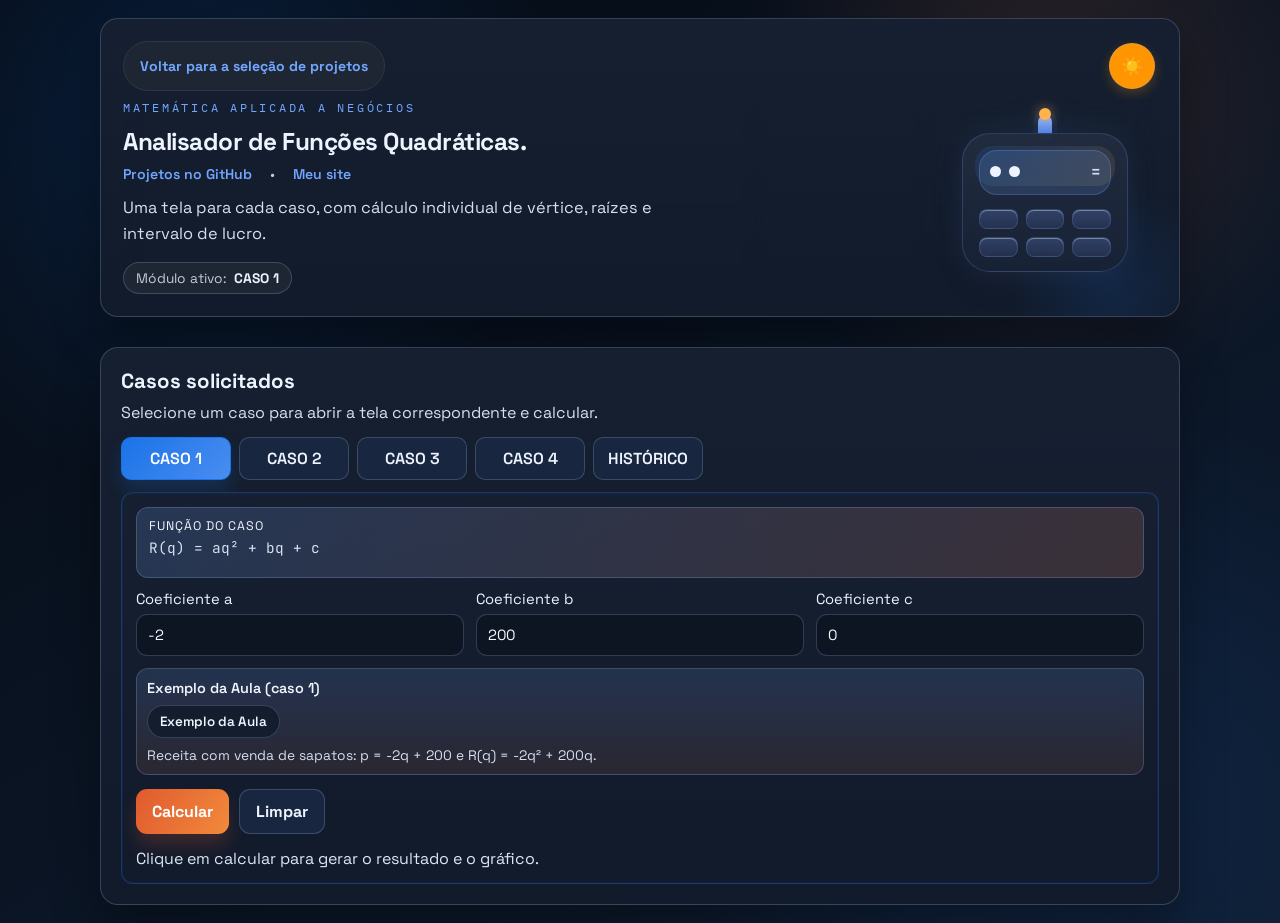
<file: Projeto Atual/Casos da aula/index.html>
<!DOCTYPE html>
<html lang="pt-BR">
<head>
  <meta charset="UTF-8">
  <meta name="viewport" content="width=device-width, initial-scale=1.0">
  <title>Analisador de Receita e Lucro</title>
  <link rel="preconnect" href="https://fonts.googleapis.com">
  <link rel="preconnect" href="https://fonts.gstatic.com" crossorigin>
  <link href="https://fonts.googleapis.com/css2?family=Space+Grotesk:wght@400;500;700;800&family=IBM+Plex+Mono:wght@400;600&family=JetBrains+Mono:wght@400;600&display=swap" rel="stylesheet">
  <link rel="stylesheet" href="style.css">
</head>
<body>
  <main class="layout">
    <header class="hero">
      <div class="hero-top">
        <a class="return-presentation" href="../index.html">Voltar para a seleção de projetos</a>
        <button id="themeToggle" class="theme-toggle" type="button" aria-label="Alternar tema claro e escuro" title="Alternar tema claro e escuro">
          <span class="theme-icon">☀️</span>
        </button>
      </div>
      <div class="hero-copy">
        <p class="eyebrow">Matemática aplicada a negócios</p>
        <h1>Analisador de Funções Quadráticas.</h1>
        <p class="subtitle-links">
          <a href="https://github.com/Alex12Rodrigues" target="_blank" rel="noopener noreferrer">Projetos no GitHub</a>
          <span aria-hidden="true">•</span>
          <a href="https://alex12rodrigues.infinityfree.me/" target="_blank" rel="noopener noreferrer">Meu site</a>
        </p>
        <p class="subtitle">Uma tela para cada caso, com cálculo individual de vértice, raízes e intervalo de lucro.</p>
        <p class="active-module">Módulo ativo: <strong id="moduloAtivo">CASO 1</strong></p>
      </div>
      <div class="hero-visual" aria-hidden="true">
        <div class="hero-mascot">
          <div class="mascot-antenna"></div>
          <div class="mascot-body">
            <div class="mascot-screen">
              <span class="mascot-eyes">
                <span></span>
                <span></span>
              </span>
              <span class="mascot-expression">=</span>
            </div>
            <div class="mascot-buttons">
              <span></span>
              <span></span>
              <span></span>
              <span></span>
              <span></span>
              <span></span>
            </div>
          </div>
        </div>
      </div>
    </header>

    <section class="card">
      <h2>Casos solicitados</h2>
      <p class="help">Selecione um caso para abrir a tela correspondente e calcular.</p>

      <nav class="tab-bar" role="tablist" aria-label="Casos de estudo">
        <button class="tab-btn active" data-target="caso-1" role="tab" aria-selected="true">CASO 1</button>
        <button class="tab-btn" data-target="caso-2" role="tab" aria-selected="false">CASO 2</button>
        <button class="tab-btn" data-target="caso-3" role="tab" aria-selected="false">CASO 3</button>
        <button class="tab-btn" data-target="caso-4" role="tab" aria-selected="false">CASO 4</button>
        <button class="tab-btn" data-target="historico" role="tab" aria-selected="false">HISTÓRICO</button>
      </nav>

      <section id="caso-1" class="case-panel active" role="tabpanel">
        <div class="formula-spotlight">
          <p class="formula-label">Função do caso</p>
          <p class="formula formula-strong">R(q) = aq² + bq + c</p>
        </div>
        <div class="form-grid">
          <label>Coeficiente a
            <input id="caso-1-a" type="number" step="any" value="-2" placeholder="Digite um número">
          </label>
          <label>Coeficiente b
            <input id="caso-1-b" type="number" step="any" value="200" placeholder="Digite um número">
          </label>
          <label>Coeficiente c
            <input id="caso-1-c" type="number" step="any" value="0" placeholder="Digite um número">
          </label>
        </div>
        <div class="example-box">
          <p class="example-title">Exemplo da Aula (caso 1)</p>
          <div class="example-actions">
            <button class="example-btn" type="button" data-case="caso-1" data-example="exemplo">Exemplo da Aula</button>
          </div>
          <p id="explain-caso-1" class="example-explain">Receita com venda de sapatos: p = -2q + 200 e R(q) = -2q² + 200q.</p>
        </div>
        <div class="actions">
          <button id="btn-caso-1" class="btn-primary" type="button">Calcular</button>
          <button id="btn-clear-caso-1" class="btn-secondary" type="button">Limpar</button>
        </div>
        <div id="output-caso-1" class="output">Clique em calcular para gerar o resultado e o gráfico.</div>
      </section>

      <section id="caso-2" class="case-panel" role="tabpanel">
        <div class="formula-spotlight">
          <p class="formula-label">Função do caso</p>
          <p class="formula formula-strong">L(q) = aq² + bq + c</p>
        </div>
        <div class="form-grid">
          <label>Coeficiente a
            <input id="caso-2-a" type="number" step="any" value="-2" placeholder="Digite um número">
          </label>
          <label>Coeficiente b
            <input id="caso-2-b" type="number" step="any" value="160" placeholder="Digite um número">
          </label>
          <label>Coeficiente c
            <input id="caso-2-c" type="number" step="any" value="-1400" placeholder="Digite um número">
          </label>
        </div>
        <div class="example-box">
          <p class="example-title">Exemplo da Aula (caso 2)</p>
          <div class="example-actions">
            <button class="example-btn" type="button" data-case="caso-2" data-example="exemplo">Exemplo da Aula</button>
          </div>
          <p id="explain-caso-2" class="example-explain">Lucro com sapatos: L(q) = -2q² + 160q - 1.400 e pontos de equilíbrio em 10 e 70.</p>
        </div>
        <div class="actions">
          <button id="btn-caso-2" class="btn-primary" type="button">Calcular</button>
          <button id="btn-clear-caso-2" class="btn-secondary" type="button">Limpar</button>
        </div>
        <div id="output-caso-2" class="output">Clique em calcular para gerar o resultado e o gráfico.</div>
      </section>

      <section id="caso-3" class="case-panel" role="tabpanel">
        <div class="formula-spotlight">
          <p class="formula-label">Função do caso</p>
          <p class="formula formula-strong">R(q) = aq² + bq + c</p>
        </div>
        <div class="form-grid">
          <label>Coeficiente a
            <input id="caso-3-a" type="number" step="any" value="-2" placeholder="Digite um número">
          </label>
          <label>Coeficiente b
            <input id="caso-3-b" type="number" step="any" value="1000" placeholder="Digite um número">
          </label>
          <label>Coeficiente c
            <input id="caso-3-c" type="number" step="any" value="0" placeholder="Digite um número">
          </label>
        </div>
        <div class="example-box">
          <p class="example-title">Exemplo da Aula (caso 3)</p>
          <div class="example-actions">
            <button class="example-btn" type="button" data-case="caso-3" data-example="exemplo">Exemplo da Aula</button>
          </div>
          <p id="explain-caso-3" class="example-explain">Receita do exercício 11: R(q) = -2q² + 1.000q, com máximo em 250.</p>
        </div>
        <div class="actions">
          <button id="btn-caso-3" class="btn-primary" type="button">Calcular</button>
          <button id="btn-clear-caso-3" class="btn-secondary" type="button">Limpar</button>
        </div>
        <div id="output-caso-3" class="output">Clique em calcular para gerar o resultado e o gráfico.</div>
      </section>

      <section id="caso-4" class="case-panel" role="tabpanel">
        <div class="formula-spotlight">
          <p class="formula-label">Função do caso</p>
          <p class="formula formula-strong">L(q) = aq² + bq + c</p>
        </div>
        <div class="form-grid">
          <label>Coeficiente a
            <input id="caso-4-a" type="number" step="any" value="-2" placeholder="Digite um número">
          </label>
          <label>Coeficiente b
            <input id="caso-4-b" type="number" step="any" value="800" placeholder="Digite um número">
          </label>
          <label>Coeficiente c
            <input id="caso-4-c" type="number" step="any" value="-35000" placeholder="Digite um número">
          </label>
        </div>
        <div class="example-box">
          <p class="example-title">Exemplo da Aula (caso 4)</p>
          <div class="example-actions">
            <button class="example-btn" type="button" data-case="caso-4" data-example="exemplo">Exemplo da Aula</button>
          </div>
          <p id="explain-caso-4" class="example-explain">Lucro do exercício 11: L(q) = -2q² + 800q - 35.000, com lucro máximo em 200.</p>
        </div>
        <div class="actions">
          <button id="btn-caso-4" class="btn-primary" type="button">Calcular</button>
          <button id="btn-clear-caso-4" class="btn-secondary" type="button">Limpar</button>
        </div>
        <div id="output-caso-4" class="output">Clique em calcular para gerar o resultado e o gráfico.</div>
      </section>

      <section id="historico" class="case-panel" role="tabpanel">
        <h3>Histórico</h3>
        <p class="help">Registros dos últimos cálculos realizados.</p>
        <div class="history-box">
          <ul id="historyList" class="history-list"></ul>
        </div>
        <div class="actions">
          <button id="btnClearHistory" class="btn-secondary" type="button">Limpar histórico</button>
        </div>
      </section>
    </section>
  </main>

  <script src="script.js"></script>
</body>
</html>
</file>
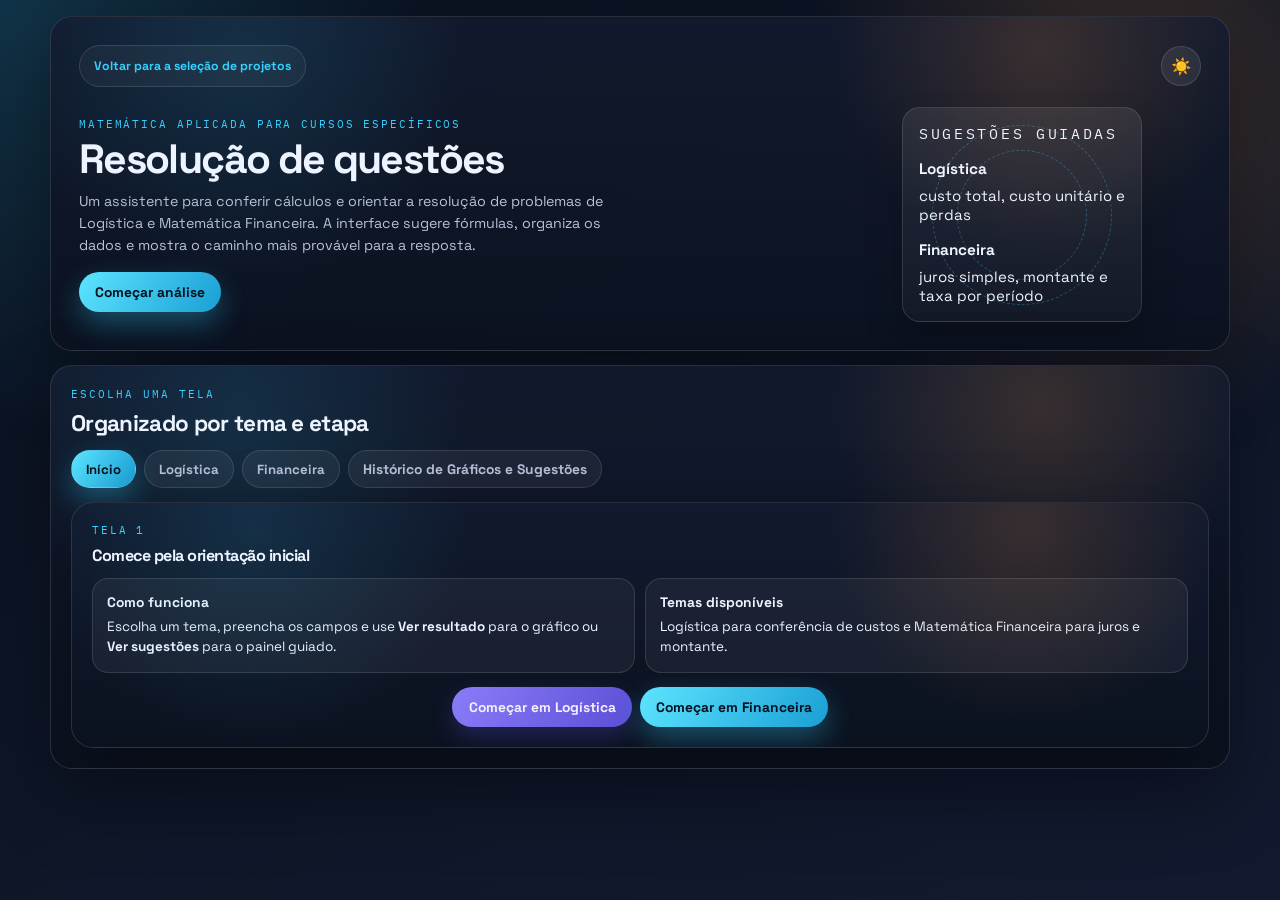
<file: Projeto Atual/Resolução de questões/index.html>
<!DOCTYPE html>

<html lang="pt-BR">

<head>

  <meta charset="UTF-8">

  <meta name="viewport" content="width=device-width, initial-scale=1.0">

  <meta http-equiv="cache-control" content="no-cache, no-store, must-revalidate">

  <meta http-equiv="pragma" content="no-cache">

  <meta http-equiv="expires" content="0">

  <title>Resolução de questões | Matemática aplicada</title>

  <link rel="preconnect" href="https://fonts.googleapis.com">

  <link rel="preconnect" href="https://fonts.gstatic.com" crossorigin>

  <link href="https://fonts.googleapis.com/css2?family=Space+Grotesk:wght@400;500;700;800&family=IBM+Plex+Mono:wght@400;600&display=swap" rel="stylesheet">

  <script src="./script.js" defer></script>

  <link rel="stylesheet" href="./style.css">

</head>

<body>

  <main class="page-shell">

    <section class="hero-card" aria-labelledby="hero-title">

      <div class="hero-top">

        <a class="return-presentation" href="../index.html">Voltar para a seleção de projetos</a>

        <button id="themeToggle" class="theme-toggle" type="button" aria-label="Alternar tema claro e escuro" title="Alternar tema claro e escuro">

          <span id="themeIcon">☀️</span>

        </button>

      </div>



      <div class="hero-copy">

        <p class="eyebrow">Matemática aplicada para cursos específicos</p>

        <h1 id="hero-title">Resolução de questões</h1>

        <p class="lead">

          Um assistente para conferir cálculos e orientar a resolução de problemas de Logística e Matemática Financeira.

          A interface sugere fórmulas, organiza os dados e mostra o caminho mais provável para a resposta.

        </p>



        <div class="hero-actions">

          <a class="primary-button" href="#workspace">Começar análise</a>

        </div>

      </div>



      <div class="hero-panel" aria-hidden="true">

        <div class="orbit orbit-one"></div>

        <div class="orbit orbit-two"></div>

        <div class="solver-card">

          <span class="solver-tag">Sugestões guiadas</span>

          <strong>Logística</strong>

          <span>custo total, custo unitário e perdas</span>

          <strong>Financeira</strong>

          <span>juros simples, montante e taxa por período</span>

        </div>

      </div>

    </section>



    <section id="workspace" class="workspace" aria-label="Área de trabalho do aplicativo">

      <div class="app-frame">

        <div class="app-topbar">

          <div>

            <p class="app-kicker">Escolha uma tela</p>

            <h2 class="app-title">Organizado por tema e etapa</h2>

          </div>



          <div class="screen-tabs" role="tablist" aria-label="Telas do aplicativo">

            <button class="screen-tab is-active" type="button" data-screen="home" role="tab" aria-selected="true">Início</button>

            <button class="screen-tab" type="button" data-screen="logistica" role="tab" aria-selected="false">Logística</button>

            <button class="screen-tab" type="button" data-screen="financeira" role="tab" aria-selected="false">Financeira</button>

            <button class="screen-tab screen-tab-long" type="button" data-screen="sugestoes" role="tab" aria-selected="false">Histórico de Gráficos e Sugestões</button>

          </div>

        </div>



        <div class="screen-stack">

          <section class="screen-panel is-active" data-screen="home">

            <article class="panel dashboard-panel">

              <div class="panel-header">

                <p class="panel-step">Tela 1</p>

                <h2>Comece pela orientação inicial</h2>

              </div>



              <div class="dashboard-grid">

                <div class="dashboard-card">

                  <h3>Como funciona</h3>

                  <p>Escolha um tema, preencha os campos e use <strong>Ver resultado</strong> para o gráfico ou <strong>Ver sugestões</strong> para o painel guiado.</p>

                </div>

                <div class="dashboard-card">

                  <h3>Temas disponíveis</h3>

                  <p>Logística para conferência de custos e Matemática Financeira para juros e montante.</p>

                </div>

              </div>



              <div class="action-row action-row-center">

                <button class="accent-button screen-go" type="button" data-target-screen="logistica">Começar em Logística</button>

                <button class="primary-button screen-go" type="button" data-target-screen="financeira">Começar em Financeira</button>

              </div>

            </article>

          </section>



          <section class="screen-panel" data-screen="logistica" hidden>

            <article class="panel theme-panel">

              <div class="panel-header panel-header-actions">

                <div>

                  <p class="panel-step">Tela 2</p>

                  <h2>Logística</h2>

                </div>

                <button id="clearLogButton" class="clear-fields-button" type="button" title="Limpar campos">Limpar campos</button>

              </div>

              <div id="logCheckModeBanner" class="check-mode-banner is-hidden" role="status">

                <strong>Modo conferência</strong>

                <span>Use esta tela para validar um cálculo já pronto. Preencha apenas o que precisar comparar.</span>

              </div>

              <p id="logHelperText" class="helper-text">Use esta tela para conferir custo total, custo unitário e perdas.</p>



              <label class="field-block">

                Questão ou enunciado

                <textarea id="logQuestionInput" class="question-input" rows="6" placeholder="Cole ou digite o enunciado da questão."></textarea>

              </label>



              <div class="suggestion-label">Exemplos rápidos</div>

              <div class="suggestion-row" aria-label="Exemplos de logística">

                <button class="chip" type="button" data-example="logistica-positivo">Cenário positivo</button>

                <button class="chip" type="button" data-example="logistica-negativo">Cenário negativo</button>

              </div>



              <div class="field-grid">

                <label>

                  Quantidade de itens

                  <input id="logQuantity" type="number" min="0" step="1" placeholder="Ex.: 240">

                </label>

                <label>

                  Custo unitário (R$)

                  <input id="logUnitCost" type="number" min="0" step="0.01" placeholder="Ex.: 18,00">

                </label>

                <label>

                  Frete ou taxa fixa (R$)

                  <input id="logFreight" type="number" min="0" step="0.01" placeholder="Ex.: 120,00">

                </label>

                <label>

                  Perdas ou avarias (%)

                  <input id="logLoss" type="number" min="0" step="0.01" placeholder="Ex.: 3">

                </label>

              </div>



              <div class="action-row action-row-three">

                <button class="secondary-button screen-go action-left" type="button" data-target-screen="home">Voltar ao início</button>

                <button id="showLogResult" class="accent-button action-center" type="button" data-area="logistica">Ver resultado</button>

                <button id="analyzeLogButton" class="primary-button action-right" type="button" data-area="logistica">Ver sugestões</button>

              </div>

            </article>

          </section>



          <section class="screen-panel" data-screen="financeira" hidden>

            <article class="panel theme-panel">

              <div class="panel-header panel-header-actions">

                <div>

                  <p class="panel-step">Tela 3</p>

                  <h2>Matemática Financeira</h2>

                </div>

                <button id="clearFinButton" class="clear-fields-button" type="button" title="Limpar campos">Limpar campos</button>

              </div>

              <div id="finCheckModeBanner" class="check-mode-banner is-hidden" role="status">

                <strong>Modo conferência</strong>

                <span>Foco em validar juros e montante. Informe só os dados que deseja comparar com o enunciado.</span>

              </div>

              <p id="finHelperText" class="helper-text">Use esta tela para juros simples, juros compostos e montante final.</p>



              <label class="field-block">

                Questão ou enunciado

                <textarea id="finQuestionInput" class="question-input" rows="6" placeholder="Cole ou digite o enunciado da questão."></textarea>

              </label>



              <div class="suggestion-label">Exemplos rápidos</div>

              <div class="suggestion-row" aria-label="Exemplos financeiros">

                <button class="chip" type="button" data-example="financeira-positivo">Cenário positivo</button>

                <button class="chip" type="button" data-example="financeira-negativo">Cenário negativo</button>

              </div>



              <div class="field-grid">

                <label>

                  Capital inicial (R$)

                  <input id="finCapital" type="number" min="0" step="0.01" placeholder="Ex.: 2500,00">

                </label>

                <label>

                  Taxa ao período (%)

                  <input id="finRate" type="number" min="0" step="0.01" placeholder="Ex.: 2,5">

                </label>

                <label>

                  Número de períodos

                  <input id="finPeriods" type="number" min="0" step="1" placeholder="Ex.: 6">

                </label>

                <label>

                  Regime de cálculo

                  <select id="finMode">

                    <option value="simple">Juros simples</option>

                    <option value="compound">Juros compostos</option>

                  </select>

                </label>

              </div>



              <div class="action-row action-row-three">

                <button class="secondary-button screen-go action-left" type="button" data-target-screen="home">Voltar ao início</button>

                <button id="showFinResult" class="accent-button action-center" type="button" data-area="financeira">Ver resultado</button>

                <button id="analyzeFinButton" class="primary-button action-right" type="button" data-area="financeira">Ver sugestões</button>

              </div>

            </article>

          </section>



          <section class="screen-panel" data-screen="resultado" hidden>

            <article class="panel result-view-panel" aria-live="polite">

              <div class="panel-header result-view-header">

                <div>

                  <p class="panel-step">Visualização</p>

                  <h2 id="resultTitle">Resultado do cálculo</h2>

                </div>

                <span id="resultAreaBadge" class="area-badge">Logística</span>

              </div>



              <p class="helper-text" id="resultSubtitle">Composição visual dos valores calculados a partir dos dados informados.</p>



              <div id="resultChart" class="chart-shell" role="img" aria-label="Gráfico do resultado"></div>



              <div class="metric-strip" id="resultMetrics"></div>



              <div class="action-row action-row-three">

                <button class="secondary-button screen-go action-left" type="button" data-target-screen="home">Voltar ao início</button>

                <button id="backToFormBtn" class="accent-button action-center" type="button">Voltar ao formulário</button>

                <button id="resultToSuggestionsBtn" class="primary-button action-right" type="button">Ver sugestões</button>

              </div>

            </article>

          </section>



          <section class="screen-panel" data-screen="sugestoes" hidden>

            <article class="panel insights-panel" aria-live="polite">

              <div id="suggestionsHistoryView" class="suggestions-history-view">

                <div class="insights-header history-header">

                  <div>

                    <p class="panel-step">Histórico</p>

                    <h2>Histórico de Gráficos e Sugestões</h2>

                    <p class="helper-text insights-lead">Revise análises salvas com gráfico, resultado calculado e orientações de cada sessão.</p>

                  </div>

                  <button id="clearHistoryBtn" class="clear-fields-button" type="button" title="Limpar histórico salvo">Limpar histórico</button>

                </div>

                <p id="suggestionsHistoryEmpty" class="history-empty">Nenhum gráfico ou sugestão salvo ainda. Gere uma análise em Logística ou Financeira.</p>

                <div id="suggestionsHistoryList" class="history-list" role="list"></div>

              </div>



              <div id="suggestionsDetailView" class="suggestions-detail-view" hidden>

              <div class="insights-header">

                <div>

                  <p class="panel-step">Painel de análise</p>

                  <h2>Sugestões inteligentes</h2>

                  <p class="helper-text insights-lead">Resumo interativo com fórmula, passos e dicas para conferir sua resposta.</p>

                </div>

                <span id="dashboardAreaBadge" class="area-badge">Logística</span>

              </div>



              <div class="kpi-grid">

                <div class="kpi-sidebar">

                  <article class="kpi-card kpi-main">

                    <span class="kpi-label">Resultado calculado</span>

                    <strong id="dashboardResult" class="kpi-value">Aguardando dados</strong>

                    <p id="dashboardSuggestion" class="kpi-note">Preencha os campos e clique em Ver sugestões.</p>

                  </article>

                  <article class="kpi-card kpi-confidence">

                    <span class="kpi-label">Nível de confiança</span>

                    <div class="confidence-track" aria-hidden="true">

                      <span id="confidenceFill" class="confidence-fill"></span>

                    </div>

                    <strong id="confidenceLabel" class="confidence-text">Aguardando</strong>

                  </article>

                </div>

                <article class="kpi-card kpi-detail">

                  <span class="kpi-label">Resolução detalhada</span>

                  <div id="dashboardDetailedResolution" class="detailed-resolution">Preencha os dados para ver a resolução passo a passo.</div>

                </article>

              </div>



              <div class="insights-grid">

                <article class="insight-card">

                  <div class="insight-card-head">

                    <span class="insight-icon" aria-hidden="true">①</span>

                    <h3>Passos sugeridos</h3>

                  </div>

                  <ol id="stepsList" class="steps-list">

                    <li>Escolha o tema e preencha os dados.</li>

                  </ol>

                </article>



                <article class="insight-card">

                  <div class="insight-card-head">

                    <span class="insight-icon" aria-hidden="true">②</span>

                    <h3>Dicas automáticas</h3>

                  </div>

                  <ul id="tipsList" class="tips-list tips-list-dashboard">

                    <li>Verifique as unidades antes de calcular.</li>

                  </ul>

                </article>



                <article class="insight-card insight-chart-card">

                  <div class="insight-card-head">

                    <span class="insight-icon" aria-hidden="true">③</span>

                    <h3>Resumo visual</h3>

                  </div>

                  <div id="dashboardMiniChart" class="mini-chart-shell"></div>

                </article>

              </div>



              <div class="action-row action-row-three action-row-dashboard">

                <button id="suggestionsToResultBtn" class="accent-button action-left" type="button">Ver gráfico completo</button>

                <button id="backToHistoryBtn" class="secondary-button action-center" type="button">Ver histórico</button>

                <button id="restartBtn" class="primary-button action-right" type="button">Nova análise</button>

              </div>

              </div>

            </article>

          </section>

        </div>

      </div>

    </section>

  </main>

</body>

</html>
</file>
<file: Projeto Atual/Aplicativo com cálculos do Winston/style.css>
:root {
  --bg-1: #fff8ec;
  --bg-2: #f7efe3;
  --paper: #fffdf8;
  --ink: #14213d;
  --muted: #55627a;
  --accent: #ff7a30;
  --accent-2: #009fb7;
  --line: #eadfcf;
  --ok: #1f9d68;
  --warn: #b4472d;
}

body.dark-mode {
  --bg-1: #0f1419;
  --bg-2: #161b27;
  --paper: #1e2633;
  --ink: #e8eef5;
  --muted: #9ca3b3;
  --accent: #ff8c42;
  --accent-2: #00bcd4;
  --line: #2d3645;
  --ok: #4caf50;
  --warn: #ff6b6b;
}

body.dark-mode {
  background:
    radial-gradient(circle at 8% 12%, rgba(255, 140, 66, 0.05), transparent 38%),
    radial-gradient(circle at 92% 88%, rgba(0, 188, 212, 0.05), transparent 42%),
    linear-gradient(155deg, #0f1419, #161b27);
}

body.dark-mode input,
body.dark-mode select {
  background-color: #252d39 !important;
  color: #e8eef5 !important;
  border-color: #3d4556 !important;
}

body.dark-mode input::placeholder {
  color: #7a8293 !important;
}

body.dark-mode input:focus,
body.dark-mode select:focus {
  border-color: #00bcd4 !important;
  background-color: #2d3645 !important;
}

body.dark-mode .tab-btn {
  background-color: #1e2633;
  color: #9ca3b3;
  border-color: #2d3645;
}

body.dark-mode .tab-btn:hover {
  border-color: #ff8c42;
}

body.dark-mode .tab-btn.active {
  background-color: #e8eef5;
  color: #0f1419;
  border-color: #e8eef5;
}

body.dark-mode .action {
  background: linear-gradient(120deg, #ff8c42, #ffaa66);
}

body.dark-mode .ghost-action {
  background-color: #1e2633;
  color: #e8eef5;
  border-color: #2d3645;
}

body.dark-mode .ghost-action:hover {
  border-color: #00bcd4;
}

body.dark-mode .result {
  background-color: #1e2633;
  border-color: #3d4556;
  color: #4caf50;
}

body.dark-mode .result.error {
  color: #ff6b6b;
  border-color: #5d3a3a;
  background-color: #2a1a1a;
}

body.dark-mode .formula-card {
  background-color: #252d39;
  border-color: #2d3645;
  box-shadow: 0 12px 28px rgba(0, 0, 0, 0.4);
}

body.dark-mode .live-explain {
  background-color: #1a2332;
  border-color: #00bcd4;
  color: #9ca3b3;
}

body.dark-mode .panel {
  background: linear-gradient(180deg, #1e2633, #161b27);
  border-color: #2d3645;
}

body.dark-mode .history-box {
  background-color: #252d39;
  border-color: #2d3645;
}

body.dark-mode .history-item {
  background-color: #1e2633;
  border-color: #2d3645;
}

body.dark-mode .history-empty {
  background-color: #1e2633;
  border-color: #2d3645;
  color: #7a8293;
}

body.dark-mode table {
  color: #e8eef5;
}

body.dark-mode table th {
  background-color: #252d39;
  color: #e8eef5;
  border-color: #2d3645;
}

body.dark-mode table td {
  border-color: #2d3645;
  background-color: #1e2633;
}

body.dark-mode table tbody tr:hover {
  background-color: rgba(255, 140, 66, 0.08);
}

body.dark-mode svg {
  color: #e8eef5;
}

* {
  box-sizing: border-box;
}

body {
  margin: 0;
  min-height: 100vh;
  font-family: "Space Grotesk", "Segoe UI", sans-serif;
  color: var(--ink);
  background:
    radial-gradient(circle at 8% 12%, rgba(255, 122, 48, 0.16), transparent 38%),
    radial-gradient(circle at 92% 88%, rgba(0, 159, 183, 0.14), transparent 42%),
    linear-gradient(155deg, var(--bg-1), var(--bg-2));
  padding: 28px 14px;
}

.app-shell {
  max-width: 1080px;
  margin: 0 auto;
  background: var(--paper);
  border: 1px solid var(--line);
  border-radius: 24px;
  padding: 26px;
  box-shadow: 0 20px 45px rgba(20, 33, 61, 0.08);
}

body.dark-mode .app-shell {
  box-shadow: 0 20px 45px rgba(0, 0, 0, 0.3);
  background: var(--paper);
}

.hero {
  margin-bottom: 14px;
  position: relative;
  padding-top: 62px;
}

.return-presentation {
  position: absolute;
  top: 0;
  left: 0;
  display: inline-flex;
  align-items: center;
  justify-content: center;
  min-height: 50px;
  padding: 0 16px;
  border: 1px solid var(--line);
  border-radius: 999px;
  background: rgba(255, 255, 255, 0.04);
  color: var(--accent-2);
  font-size: 0.88rem;
  font-weight: 700;
  text-decoration: none;
  white-space: nowrap;
  transition: transform 0.2s ease, border-color 0.2s ease, background-color 0.2s ease;
}

.return-presentation:hover {
  transform: translateY(-1px);
  border-color: var(--accent-2);
  background: rgba(0, 159, 183, 0.08);
}

body.dark-mode .return-presentation {
  background: #1e2633;
  color: #00bcd4;
  border-color: #2d3645;
}

body.dark-mode .return-presentation:hover {
  background: #252d39;
  border-color: #00bcd4;
}

.theme-toggle {
  position: absolute;
  top: 0;
  right: 0;
  border: none;
  background: var(--accent-2);
  color: #fff;
  border-radius: 50%;
  width: 50px;
  height: 50px;
  font-size: 1.5rem;
  cursor: pointer;
  display: flex;
  align-items: center;
  justify-content: center;
  transition: all 0.3s ease;
  box-shadow: 0 4px 12px rgba(0, 159, 183, 0.25);
}

.theme-toggle:hover {
  transform: scale(1.1) rotate(20deg);
  box-shadow: 0 6px 16px rgba(0, 159, 183, 0.35);
}

body.dark-mode .theme-toggle {
  background: #ff9500;
  box-shadow: 0 4px 12px rgba(255, 149, 0, 0.25);
}

body.dark-mode .theme-toggle:hover {
  box-shadow: 0 6px 16px rgba(255, 149, 0, 0.35);
}

.theme-icon {
  display: inline-block;
  transition: transform 0.3s ease;
}

.theme-toggle:active .theme-icon {
  transform: scale(0.8);
}

.hero h1 {
  margin: 0;
  font-size: clamp(1.5rem, 3vw, 2.4rem);
}

.eyebrow {
  margin: 0 0 10px;
  text-transform: uppercase;
  letter-spacing: 0.08em;
  color: var(--accent-2);
  font-size: 0.78rem;
  font-family: "IBM Plex Mono", monospace;
}

.subtitle {
  margin: 10px 0 12px;
  color: var(--muted);
  display: flex;
  flex-wrap: wrap;
  gap: 18px;
  align-items: center;
}

.subtitle a {
  color: var(--accent-2);
  text-decoration: none;
  font-weight: 600;
  transition: all 0.2s ease;
}

.subtitle a:hover {
  color: var(--accent);
  text-decoration: underline;
}

.active-module {
  margin: 0;
  display: inline-flex;
  align-items: center;
  gap: 8px;
  border: 1px solid var(--line);
  border-radius: 999px;
  background: #fff;
  color: var(--muted);
  padding: 6px 12px;
  font-size: 0.86rem;
}

.active-module strong {
  color: var(--ink);
}

.tab-bar {
  display: flex;
  flex-wrap: wrap;
  gap: 9px;
  margin-bottom: 18px;
}

.tab-btn {
  border: 1px solid var(--line);
  background: #fff;
  color: var(--ink);
  border-radius: 14px;
  padding: 10px 16px;
  cursor: pointer;
  font-weight: 600;
  min-width: 150px;
  transition: transform 0.2s ease, border-color 0.2s ease, background-color 0.2s ease;
}

.tab-btn:hover {
  transform: translateY(-1px);
  border-color: var(--accent);
}

.tab-btn.active {
  background: var(--ink);
  color: #fff;
  border-color: var(--ink);
}

.panel {
  display: none;
  border: 1px solid var(--line);
  border-radius: 18px;
  padding: 20px;
  background: linear-gradient(180deg, #fffefb, #fffcf5);
  animation: reveal 0.35s ease;
}

.panel.active {
  display: block;
}

.panel h2 {
  margin: 2px 0 6px;
}

.panel-note {
  margin: 0 0 14px;
  color: var(--muted);
  font-size: 0.92rem;
}

.grid-inputs {
  display: grid;
  grid-template-columns: repeat(auto-fit, minmax(260px, 1fr));
  gap: 12px;
}

.interest-layout {
  display: grid;
  grid-template-columns: minmax(0, 1.7fr) minmax(300px, 1fr);
  gap: 16px;
  align-items: start;
}

.interest-layout > div {
  min-width: 0;
}

.formula-card {
  border: 1px solid var(--line);
  border-radius: 14px;
  padding: 14px;
  background: #fff;
  box-shadow: 0 12px 28px rgba(20, 33, 61, 0.06);
  align-self: start;
  position: sticky;
  top: 16px;
}

.formula-title {
  margin: 0 0 8px;
  font-weight: 700;
  color: var(--ink);
}

.formula-line {
  margin: 0 0 10px;
  font-size: 1.6rem;
  font-family: "IBM Plex Mono", monospace;
}

.formula-line-secondary {
  margin-top: -4px;
  font-size: 1.2rem;
}

.formula-list {
  margin: 0;
  padding-left: 20px;
  color: var(--muted);
  line-height: 1.45;
}

.quick-examples {
  margin-top: 12px;
  display: flex;
  flex-wrap: wrap;
  gap: 8px;
  align-items: center;
}

.quick-examples span {
  font-size: 0.88rem;
  color: var(--muted);
}

.example-btn {
  border: 1px solid #d8ccb9;
  border-radius: 999px;
  background: #fff;
  color: var(--ink);
  padding: 7px 12px;
  font: inherit;
  font-size: 0.84rem;
  cursor: pointer;
}

.example-btn:hover {
  border-color: var(--accent-2);
}

body.dark-mode .example-btn {
  background-color: #252d39;
  color: #e8eef5;
  border-color: #3d4556;
}

body.dark-mode .example-btn:hover {
  border-color: #00bcd4;
  background-color: #2d3645;
}

body.dark-mode .active-module {
  background-color: #252d39;
  border-color: #2d3645;
  color: #9ca3b3;
}

body.dark-mode .active-module strong {
  color: #e8eef5;
}

body.dark-mode label {
  color: #e8eef5;
}

body.dark-mode .field-help {
  color: #7a8293;
}

.live-explain {
  margin: 10px 0 0;
  border-left: 3px solid var(--accent-2);
  background: #f8fcff;
  color: var(--muted);
  padding: 9px 10px;
  border-radius: 8px;
  font-size: 0.9rem;
}

label {
  display: flex;
  flex-direction: column;
  gap: 7px;
  font-size: 0.94rem;
}

.field-help {
  color: var(--muted);
  font-size: 0.8rem;
  line-height: 1.35;
}

.tempo-field .field-help {
  margin-bottom: 10px;
}

input {
  border: 1px solid #d8ccb9;
  border-radius: 10px;
  padding: 11px;
  font: inherit;
  background: #fff;
  width: 100%;
  min-height: 54px;
  transition: border-color 0.2s ease, box-shadow 0.2s ease, background-color 0.2s ease;
  box-shadow: inset 0 1px 0 rgba(20, 33, 61, 0.04);
}

select {
  border: 1px solid #d8ccb9;
  border-radius: 10px;
  padding: 11px;
  font: inherit;
  background: #fff;
  width: 100%;
  min-height: 54px;
  transition: border-color 0.2s ease, box-shadow 0.2s ease, background-color 0.2s ease;
  box-shadow: inset 0 1px 0 rgba(20, 33, 61, 0.04);
}

input:hover,
select:hover {
  border-color: #c8baa3;
}

input:focus {
  outline: 2px solid rgba(0, 159, 183, 0.24);
  border-color: var(--accent-2);
  box-shadow: 0 0 0 3px rgba(0, 159, 183, 0.1);
}

select:focus {
  outline: 2px solid rgba(0, 159, 183, 0.24);
  border-color: var(--accent-2);
  box-shadow: 0 0 0 3px rgba(0, 159, 183, 0.1);
}

.action {
  border: 0;
  border-radius: 10px;
  background: linear-gradient(120deg, var(--accent), #ff964f);
  color: #fff;
  font-weight: 700;
  cursor: pointer;
  padding: 10px 16px;
}

.actions {
  display: flex;
  gap: 10px;
  margin-top: 16px;
  flex-wrap: wrap;
}

.ghost-action {
  border: 1px solid var(--line);
  border-radius: 10px;
  background: #fff;
  color: var(--ink);
  font-weight: 600;
  cursor: pointer;
  padding: 10px 14px;
}

.ghost-action:hover {
  border-color: var(--accent-2);
}

.action:hover,
.ghost-action:hover {
  transform: translateY(-1px);
}

.result {
  min-height: 2.8em;
  margin: 14px 0 0;
  border: 1px dashed #d7c9b6;
  border-radius: 12px;
  background: #fff;
  padding: 10px 12px;
  color: var(--ok);
  font-family: "IBM Plex Mono", monospace;
  font-size: 0.95rem;
  line-height: 1.45;
  white-space: normal;
  word-break: break-word;
}

.result-content {
  display: grid;
  gap: 12px;
}

.result-main {
  margin: 0;
  font-family: inherit;
  font-size: 0.98rem;
  line-height: 1.5;
}

.graph-block {
  display: grid;
  gap: 10px;
}

.graph-title {
  font-size: 0.9rem;
  font-weight: 700;
  color: var(--ink);
}

body.dark-mode .graph-title {
  color: #e8eef5;
}

.result svg {
  width: 100%;
  height: auto;
  display: block;
}

.result.error {
  color: var(--warn);
  border-color: #e8b9a8;
  background: #fff8f5;
}

.history-box {
  border: 1px solid var(--line);
  border-radius: 12px;
  background: #fff;
  padding: 10px 12px;
  max-height: 340px;
  overflow: auto;
}

.history-list {
  margin: 0;
  padding: 0;
  list-style: none;
  display: grid;
  gap: 8px;
}

.history-item {
  border: 1px solid #e9dece;
  border-radius: 8px;
  background: #fffdf8;
  padding: 8px 10px;
  color: var(--ink);
  font-size: 0.9rem;
  line-height: 1.35;
  display: flex;
  align-items: center;
  justify-content: space-between;
  gap: 12px;
}

.history-empty {
  border: 1px dashed #d7c9b6;
  border-radius: 8px;
  background: #fff;
  padding: 10px;
  color: var(--muted);
  font-size: 0.9rem;
}

.history-text {
  flex: 1;
  min-width: 0;
  word-break: break-word;
}

.history-recreate-btn {
  border: 1px solid #b9c5d7;
  border-radius: 8px;
  background: #ffffff;
  color: #14213d;
  font: inherit;
  font-size: 0.88rem;
  font-weight: 700;
  padding: 7px 12px;
  cursor: pointer;
  white-space: nowrap;
  margin-left: auto;
}

.history-recreate-btn:hover:not(:disabled) {
  border-color: var(--accent-2);
  background: #f4fbff;
}

.history-recreate-btn:disabled {
  opacity: 0.45;
  cursor: not-allowed;
}

body.dark-mode .history-recreate-btn {
  background-color: #2a3342;
  color: #f2f7ff;
  border-color: #4c5a72;
}

body.dark-mode .history-recreate-btn:hover:not(:disabled) {
  border-color: #00bcd4;
  background-color: #314055;
}

@keyframes reveal {
  from {
    opacity: 0;
    transform: translateY(6px);
  }
  to {
    opacity: 1;
    transform: translateY(0);
  }
}

svg {
  overflow: visible;
}

svg .point {
  cursor: pointer;
  transition: all 0.2s ease;
}

svg .point:hover {
  fill: #ff5a00;
  filter: drop-shadow(0 2px 4px rgba(255, 122, 48, 0.3));
}

table {
  font-family: "IBM Plex Mono", monospace;
  font-size: 0.9rem;
}

table th, table td {
  border-color: var(--line);
}

table th {
  color: var(--ink);
  font-weight: 600;
}

table tbody tr:hover {
  background: rgba(255, 122, 48, 0.05);
}

@media (max-width: 560px) {
  .app-shell {
    padding: 18px;
  }

  .tab-bar {
    gap: 8px;
  }

  .tab-btn {
    min-width: calc(50% - 8px);
    padding: 9px 12px;
  }

  .hero {
    padding-top: 116px;
  }

  .return-presentation {
    left: 0;
    top: 58px;
    width: auto;
  }

  .actions {
    gap: 8px;
  }

  .action,
  .ghost-action {
    width: 100%;
  }
}

@media (max-width: 980px) {
  .interest-layout {
    grid-template-columns: 1fr;
  }

  .formula-card {
    position: static;
    box-shadow: none;
  }
}
</file>
<file: Projeto Atual/Casos da aula/style.css>
:root {
  --bg-a: #e9eefb;
  --bg-b: #dcecf3;
  --surface: rgba(255, 255, 255, 0.9);
  --surface-strong: #ffffff;
  --ink: #172435;
  --muted: #54667f;
  --line: rgba(71, 93, 126, 0.18);
  --accent: #e05a2f;
  --accent-2: #1a73e8;
  --accent-soft: rgba(26, 115, 232, 0.08);
  --good: #1e7d4c;
  --danger: #9f2b1f;
  --shadow: 0 18px 40px rgba(23, 36, 53, 0.12);
}

body.dark-mode {
  --bg-a: #050b14;
  --bg-b: #0f1d32;
  --surface: rgba(20, 30, 46, 0.96);
  --surface-strong: #1a2740;
  --ink: #edf4ff;
  --muted: #c0ccdd;
  --line: rgba(160, 187, 235, 0.24);
  --accent: #ff8d5e;
  --accent-2: #72a6ff;
  --accent-soft: rgba(114, 166, 255, 0.15);
  --good: #5ac98f;
  --danger: #ff8686;
  --shadow: 0 22px 46px rgba(0, 0, 0, 0.34);
}

* {
  box-sizing: border-box;
}

body {
  margin: 0;
  min-height: 100vh;
  font-family: "Space Grotesk", "Segoe UI", sans-serif;
  color: var(--ink);
  background:
    radial-gradient(circle at 15% 12%, rgba(26, 115, 232, 0.17), transparent 28%),
    radial-gradient(circle at 82% 10%, rgba(255, 141, 94, 0.14), transparent 24%),
    radial-gradient(circle at 82% 82%, rgba(26, 115, 232, 0.12), transparent 30%),
    linear-gradient(150deg, var(--bg-a), var(--bg-b));
  padding: 18px 14px;
}

body::before {
  content: "";
  position: fixed;
  inset: 0;
  pointer-events: none;
  background:
    radial-gradient(circle at 20% 18%, rgba(255, 255, 255, 0.24), transparent 16%),
    radial-gradient(circle at 70% 26%, rgba(255, 255, 255, 0.15), transparent 12%),
    radial-gradient(circle at 52% 76%, rgba(255, 255, 255, 0.12), transparent 14%);
  opacity: 0.24;
  animation: drift 18s ease-in-out infinite alternate;
}

body.dark-mode::before {
  opacity: 0.12;
}

.layout {
  max-width: 1080px;
  margin: 0 auto;
  display: grid;
  gap: 16px;
}

.hero,
.card {
  background: var(--surface);
  border: 1px solid var(--line);
  border-radius: 18px;
  box-shadow: var(--shadow);
}

body.dark-mode .hero,
body.dark-mode .card,
body.dark-mode .case-panel,
body.dark-mode .result-card,
body.dark-mode .example-box,
body.dark-mode .history-box {
  background: linear-gradient(180deg, rgba(22, 32, 49, 0.98), rgba(18, 27, 43, 0.98));
}

.hero {
  margin-bottom: 14px;
  position: relative;
  padding: 22px;
  display: grid;
  grid-template-columns: minmax(0, 1fr) 240px;
  gap: 8px 18px;
  align-items: start;
  overflow: hidden;
}

.hero-top {
  grid-column: 1 / -1;
  display: flex;
  align-items: center;
  justify-content: space-between;
  gap: 12px;
}

.hero::after {
  content: "";
  position: absolute;
  inset: auto -40px -80px auto;
  width: 220px;
  height: 220px;
  border-radius: 50%;
  background: radial-gradient(circle, rgba(26, 115, 232, 0.14), transparent 65%);
  pointer-events: none;
}

.hero-copy {
  position: relative;
  z-index: 1;
  max-width: 640px;
}

.hero-visual {
  position: relative;
  z-index: 1;
  display: flex;
  justify-content: flex-end;
  align-items: flex-start;
}

.return-presentation {
  display: inline-flex;
  align-items: center;
  justify-content: center;
  min-height: 50px;
  padding: 0 16px;
  border: 1px solid var(--line);
  border-radius: 999px;
  background: rgba(255, 255, 255, 0.04);
  color: var(--accent-2);
  font-size: 0.88rem;
  font-weight: 700;
  text-decoration: none;
  white-space: nowrap;
  transition: transform 0.2s ease, border-color 0.2s ease, background-color 0.2s ease;
}

.return-presentation:hover {
  transform: translateY(-1px);
  border-color: var(--accent-2);
  background: rgba(26, 115, 232, 0.08);
}

body.dark-mode .return-presentation {
  background: #1e2633;
  color: #72a6ff;
  border-color: #2d3645;
}

body.dark-mode .return-presentation:hover {
  background: #252d39;
  border-color: #72a6ff;
}

.theme-toggle {
  border: 1px solid var(--line);
  border-radius: 50%;
  width: 46px;
  height: 46px;
  background: var(--accent-2);
  color: #fff;
  font-size: 1.1rem;
  cursor: pointer;
  display: inline-flex;
  align-items: center;
  justify-content: center;
  transition: transform 0.2s ease, border-color 0.2s ease;
  box-shadow: 0 4px 12px rgba(26, 115, 232, 0.25);
}

.theme-toggle:hover {
  transform: translateY(-1px) scale(1.04);
  border-color: var(--accent-2);
}

body.dark-mode .theme-toggle {
  background: #ff9500;
  box-shadow: 0 4px 12px rgba(255, 149, 0, 0.26);
}

.theme-icon {
  display: inline-block;
  transition: transform 0.25s ease;
}

.theme-toggle:active .theme-icon {
  transform: scale(0.82);
}

.eyebrow {
  margin: 0 0 14px;
  font-family: "IBM Plex Mono", monospace;
  text-transform: uppercase;
  letter-spacing: 0.22em;
  font-size: 0.78rem;
  color: var(--accent-2);
}

h1 {
  margin: 0;
  font-size: clamp(1.2rem, 1.9vw, 1.75rem);
  line-height: 1.05;
  letter-spacing: -0.02em;
  max-width: none;
  white-space: nowrap;
}

.subtitle-links {
  margin: 10px 0 12px;
  color: var(--muted);
  font-size: 0.88rem;
  display: flex;
  flex-wrap: wrap;
  gap: 18px;
  align-items: center;
}

.subtitle-links a {
  color: var(--accent-2);
  text-decoration: none;
  font-weight: 600;
}

.subtitle-links a:hover {
  color: var(--accent);
  text-decoration: underline;
}

.subtitle {
  margin: 0 0 14px;
  color: var(--muted);
  font-size: 1.02rem;
  line-height: 1.65;
  max-width: 58ch;
}

.active-module {
  margin: 0;
  display: inline-flex;
  align-items: center;
  gap: 8px;
  border: 1px solid var(--line);
  border-radius: 999px;
  background: #fff;
  color: var(--muted);
  padding: 6px 12px;
  font-size: 0.86rem;
}

.active-module strong {
  color: var(--ink);
}

body.dark-mode .active-module {
  background: #1e2633;
  color: #c0ccdd;
}

body.dark-mode .subtitle,
body.dark-mode .help,
body.dark-mode .output,
body.dark-mode .example-explain,
body.dark-mode .empty-note,
body.dark-mode .history-text,
body.dark-mode .formula,
body.dark-mode .result-list li {
  color: #d6e0ef;
}

body.dark-mode .formula-label,
body.dark-mode .example-title {
  color: #f1f5fb;
}

.hero-mascot {
  width: min(220px, 100%);
  margin: 8px 0 0;
  display: grid;
  place-items: center;
  animation: float-mascot 3.8s ease-in-out infinite, glow-mascot 6s ease-in-out infinite;
}

body.dark-mode .hero-mascot {
  filter: drop-shadow(0 0 14px rgba(114, 166, 255, 0.1));
}

.mascot-antenna {
  width: 14px;
  height: 26px;
  border-radius: 999px;
  background: linear-gradient(180deg, #8fb4ff, #3f6fd9);
  position: relative;
  top: 8px;
  box-shadow: 0 0 0 5px rgba(63, 111, 217, 0.08);
}

.mascot-antenna::after {
  content: "";
  position: absolute;
  top: -7px;
  left: 50%;
  width: 12px;
  height: 12px;
  transform: translateX(-50%);
  border-radius: 50%;
  background: #ffb24d;
  box-shadow: 0 0 12px rgba(255, 178, 77, 0.55);
}

.mascot-body {
  width: 166px;
  border: 1px solid rgba(63, 111, 217, 0.28);
  border-radius: 28px;
  background: linear-gradient(180deg, rgba(255, 255, 255, 0.95), rgba(224, 236, 255, 0.8));
  box-shadow: 0 16px 26px rgba(23, 36, 53, 0.12);
  padding: 16px 16px 14px;
  position: relative;
  overflow: hidden;
}

body.dark-mode .mascot-body {
  background: linear-gradient(180deg, rgba(34, 44, 63, 0.98), rgba(24, 34, 52, 0.92));
  border-color: rgba(120, 157, 255, 0.22);
}

body.dark-mode .mascot-screen {
  background: rgba(114, 166, 255, 0.16);
  border-color: rgba(120, 157, 255, 0.26);
}

body.dark-mode .mascot-expression {
  color: #cfe0ff;
}

body.dark-mode .mascot-eyes span {
  background: #edf4ff;
}

.mascot-body::before {
  content: "";
  position: absolute;
  inset: 12px 12px auto;
  height: 40px;
  border-radius: 18px;
  background: linear-gradient(135deg, rgba(26, 115, 232, 0.16), rgba(255, 178, 77, 0.12));
}

.mascot-screen {
  position: relative;
  z-index: 1;
  display: flex;
  align-items: center;
  justify-content: space-between;
  gap: 8px;
  padding: 10px 10px 12px;
  border-radius: 18px;
  background: rgba(26, 115, 232, 0.12);
  border: 1px solid rgba(26, 115, 232, 0.18);
}

.mascot-eyes {
  display: inline-flex;
  gap: 8px;
}

.mascot-eyes span {
  width: 11px;
  height: 11px;
  border-radius: 50%;
  background: var(--ink);
  animation: blink 4.4s infinite;
}

.mascot-expression {
  color: #1a73e8;
  font-family: "JetBrains Mono", monospace;
  font-weight: 600;
  letter-spacing: -0.04em;
}

.mascot-buttons {
  position: relative;
  z-index: 1;
  display: grid;
  grid-template-columns: repeat(3, 1fr);
  gap: 8px;
  margin-top: 14px;
}

.mascot-buttons span {
  height: 20px;
  border-radius: 8px;
  background: linear-gradient(180deg, rgba(26, 115, 232, 0.22), rgba(26, 115, 232, 0.12));
  border: 1px solid rgba(26, 115, 232, 0.14);
  box-shadow: inset 0 1px 0 rgba(255, 255, 255, 0.35);
  animation: key-pop 4.5s ease-in-out infinite;
}

.mascot-buttons span:nth-child(2),
.mascot-buttons span:nth-child(5) {
  animation-delay: 0.15s;
}

.mascot-buttons span:nth-child(3),
.mascot-buttons span:nth-child(6) {
  animation-delay: 0.3s;
}

.mascot-buttons span:nth-child(4) {
  animation-delay: 0.45s;
}

body.dark-mode .mascot-buttons span {
  background: linear-gradient(180deg, rgba(120, 157, 255, 0.24), rgba(120, 157, 255, 0.12));
  border-color: rgba(120, 157, 255, 0.18);
}

.hero-copy,
.hero-visual,
.card,
.case-panel,
.result-card,
.example-box,
.history-box {
  backdrop-filter: blur(8px);
}

.card {
  padding: 20px;
  transition: transform 0.2s ease, box-shadow 0.2s ease;
}

.card:hover {
  box-shadow: 0 20px 44px rgba(23, 36, 53, 0.14);
}

h2 {
  margin: 0 0 8px;
  font-size: 1.28rem;
}

.help {
  margin: 0 0 14px;
  color: var(--muted);
}

.tab-bar {
  display: flex;
  flex-wrap: wrap;
  gap: 8px;
  margin-bottom: 12px;
}

.tab-btn {
  border: 1px solid var(--line);
  border-radius: 10px;
  padding: 10px 12px;
  background: var(--surface-strong);
  color: var(--ink);
  cursor: pointer;
  font: inherit;
  font-weight: 600;
  min-width: 110px;
  transition: transform 0.2s ease, border-color 0.2s ease, background-color 0.2s ease;
}

.tab-btn:hover {
  transform: translateY(-1px);
  border-color: var(--accent);
}

body.dark-mode .tab-btn {
  background: rgba(26, 39, 64, 0.98);
}

body.dark-mode .tab-btn:hover {
  background: rgba(35, 51, 79, 1);
}

.tab-btn.active {
  background: linear-gradient(135deg, #1f6a45, #2d8d5e);
  border-color: #1f6a45;
  color: #fff;
  box-shadow: 0 10px 18px rgba(31, 106, 69, 0.18);
}

.tab-btn[data-target="caso-1"].active {
  background: linear-gradient(135deg, #1a73e8, #4a8df0);
  border-color: #1a73e8;
  box-shadow: 0 10px 18px rgba(26, 115, 232, 0.2);
}

.tab-btn[data-target="caso-2"].active {
  background: linear-gradient(135deg, #1f8f5f, #2db37b);
  border-color: #1f8f5f;
  box-shadow: 0 10px 18px rgba(31, 143, 95, 0.2);
}

.tab-btn[data-target="caso-3"].active {
  background: linear-gradient(135deg, #e05a2f, #f28a3b);
  border-color: #e05a2f;
  box-shadow: 0 10px 18px rgba(224, 90, 47, 0.2);
}

.tab-btn[data-target="caso-4"].active {
  background: linear-gradient(135deg, #6d5cf5, #8b78ff);
  border-color: #6d5cf5;
  box-shadow: 0 10px 18px rgba(109, 92, 245, 0.2);
}

.tab-btn[data-target="historico"].active {
  background: linear-gradient(135deg, #607089, #7e8ea8);
  border-color: #607089;
  box-shadow: 0 10px 18px rgba(96, 112, 137, 0.2);
}

.case-panel.active {
  border-color: rgba(26, 115, 232, 0.36);
  box-shadow: inset 0 0 0 1px rgba(26, 115, 232, 0.08);
}

#caso-1.active {
  border-color: rgba(26, 115, 232, 0.34);
}

#caso-2.active {
  border-color: rgba(31, 143, 95, 0.34);
}

#caso-3.active {
  border-color: rgba(224, 90, 47, 0.34);
}

#caso-4.active {
  border-color: rgba(109, 92, 245, 0.34);
}

#historico.active {
  border-color: rgba(96, 112, 137, 0.34);
}

.case-panel {
  display: none;
  border: 1px solid var(--line);
  border-radius: 12px;
  padding: 14px;
  background: linear-gradient(180deg, var(--surface), rgba(255, 255, 255, 0.82));
  animation: rise 0.24s ease;
}

body.dark-mode .case-panel {
  background: linear-gradient(180deg, rgba(22, 32, 49, 0.98), rgba(18, 27, 43, 0.98));
}

.case-panel.active {
  display: block;
}

.formula-spotlight {
  border: 1px solid var(--line);
  border-radius: 12px;
  padding: 10px 12px;
  margin-bottom: 12px;
  background: linear-gradient(125deg, rgba(26, 115, 232, 0.08), rgba(224, 90, 47, 0.1));
}

body.dark-mode .formula-spotlight {
  background: linear-gradient(125deg, rgba(114, 166, 255, 0.18), rgba(255, 141, 94, 0.16));
}

.formula-label {
  margin: 0 0 4px;
  font-size: 0.78rem;
  text-transform: uppercase;
  letter-spacing: 0.08em;
  color: var(--muted);
}

.formula-strong {
  margin: 0;
  font-size: 1.07rem;
  color: var(--ink);
}

.form-grid {
  display: grid;
  grid-template-columns: repeat(auto-fit, minmax(210px, 1fr));
  gap: 12px;
}

label {
  display: grid;
  gap: 6px;
  font-size: 0.92rem;
}

input {
  font: inherit;
  border: 1px solid var(--line);
  border-radius: 11px;
  padding: 11px;
  background: var(--surface);
  color: var(--ink);
  transition: border-color 0.2s ease, box-shadow 0.2s ease;
}

input::placeholder {
  color: rgba(112, 128, 151, 0.88);
}

body.dark-mode input::placeholder {
  color: rgba(204, 218, 240, 0.8);
}

input.input-error {
  border-color: #ff6b6b;
  box-shadow: 0 0 0 3px rgba(255, 107, 107, 0.18);
}

body.dark-mode input.input-error {
  border-color: #ff9a9a;
  box-shadow: 0 0 0 3px rgba(255, 154, 154, 0.22);
}

body.dark-mode input {
  background: rgba(13, 21, 34, 0.95);
  color: #f3f7ff;
}

input:focus {
  outline: none;
  border-color: #4f9a71;
  box-shadow: 0 0 0 3px rgba(79, 154, 113, 0.22);
}

.actions {
  margin-top: 14px;
}

.btn-primary {
  border: 0;
  border-radius: 11px;
  padding: 11px 16px;
  cursor: pointer;
  font: inherit;
  font-weight: 700;
  color: #fff;
  background: linear-gradient(120deg, #e05a2f, #f28a3b);
  box-shadow: 0 12px 18px rgba(224, 90, 47, 0.2);
  transition: transform 0.2s ease, filter 0.2s ease, box-shadow 0.2s ease;
}

.btn-primary:hover {
  transform: translateY(-1px);
  filter: brightness(1.05);
  box-shadow: 0 16px 22px rgba(224, 90, 47, 0.26);
}

.btn-secondary {
  border: 1px solid var(--line);
  border-radius: 11px;
  padding: 11px 16px;
  cursor: pointer;
  font: inherit;
  font-weight: 700;
  color: var(--ink);
  background: var(--surface-strong);
  transition: transform 0.2s ease, border-color 0.2s ease, background-color 0.2s ease;
}

body.dark-mode .btn-secondary {
  background: rgba(26, 39, 64, 0.98);
}

.btn-secondary:hover {
  transform: translateY(-1px);
  border-color: var(--accent);
}

.output {
  margin-top: 14px;
  color: var(--muted);
}

body.dark-mode .output {
  color: #dbe6f6;
}

.example-box {
  margin-top: 12px;
  border: 1px solid var(--line);
  border-radius: 12px;
  padding: 10px;
  background: var(--accent-soft);
}

body.dark-mode .example-box {
  background: linear-gradient(180deg, rgba(114, 166, 255, 0.16), rgba(255, 141, 94, 0.1));
}

.example-title {
  margin: 0 0 8px;
  font-size: 0.9rem;
  color: var(--ink);
  font-weight: 600;
}

.example-actions {
  display: flex;
  flex-wrap: wrap;
  gap: 8px;
}

.example-btn {
  border: 1px solid var(--line);
  border-radius: 999px;
  background: var(--surface);
  color: var(--ink);
  padding: 7px 12px;
  cursor: pointer;
  font: inherit;
  font-size: 0.84rem;
  font-weight: 600;
  transition: transform 0.2s ease, border-color 0.2s ease;
}

.example-btn:hover {
  transform: translateY(-1px);
  border-color: var(--accent);
}

.example-explain {
  margin: 8px 0 0;
  font-size: 0.86rem;
  color: var(--muted);
}

.result-card {
  border: 1px solid var(--line);
  border-radius: 14px;
  background: linear-gradient(180deg, var(--surface), rgba(255, 255, 255, 0.82));
  padding: 14px;
  box-shadow: 0 10px 24px rgba(23, 36, 53, 0.1);
}

body.dark-mode .result-card {
  background: linear-gradient(180deg, rgba(22, 32, 49, 0.98), rgba(18, 27, 43, 0.98));
}

.result-card h3 {
  margin: 0 0 9px;
  font-size: 1rem;
  color: var(--ink);
}

.formula {
  margin: 0 0 10px;
  color: var(--muted);
  font-family: "JetBrains Mono", monospace;
  font-size: 0.9rem;
}

.result-list {
  margin: 0;
  padding-left: 18px;
  display: grid;
  gap: 4px;
}

.result-list li {
  color: var(--ink);
}

.highlight {
  color: var(--good);
  font-weight: 600;
}

.warning {
  color: var(--danger);
  font-weight: 600;
}

.graph-wrap {
  margin-top: 10px;
  border: 1px dashed var(--line);
  border-radius: 10px;
  padding: 8px;
  overflow-x: auto;
  background: linear-gradient(180deg, var(--accent-soft), rgba(255, 255, 255, 0.3));
}

body.dark-mode .graph-wrap {
  background: #000000;
  border-color: rgba(140, 170, 220, 0.22);
}

.history-box {
  border: 1px solid var(--line);
  border-radius: 12px;
  background: linear-gradient(180deg, var(--surface), rgba(255, 255, 255, 0.82));
  max-height: 320px;
  overflow: auto;
  padding: 10px;
}

.history-list {
  margin: 0;
  padding: 0;
  list-style: none;
  display: grid;
  gap: 8px;
}

.history-item {
  border: 1px solid var(--line);
  border-radius: 10px;
  padding: 10px;
  display: flex;
  justify-content: space-between;
  align-items: center;
  gap: 10px;
  background: var(--surface);
}

body.dark-mode .history-item {
  background: rgba(13, 21, 34, 0.9);
}

.history-text {
  color: var(--ink);
  font-size: 0.88rem;
}

.history-recreate {
  border: 1px solid var(--line);
  border-radius: 8px;
  background: transparent;
  color: var(--ink);
  padding: 6px 10px;
  cursor: pointer;
  font: inherit;
  font-size: 0.82rem;
  font-weight: 600;
  transition: border-color 0.2s ease;
}

.history-recreate:hover {
  border-color: var(--accent);
}

body.dark-mode .history-recreate {
  color: #edf4ff;
}

.empty-note {
  color: var(--muted);
  font-size: 0.9rem;
}

svg {
  width: 100%;
  min-width: 0;
  height: auto;
  display: block;
}

@keyframes rise {
  from {
    opacity: 0;
    transform: translateY(4px);
  }

  to {
    opacity: 1;
    transform: translateY(0);
  }
}

@keyframes float-mascot {
  0%,
  100% {
    transform: translateY(0);
  }

  50% {
    transform: translateY(-6px);
  }
}

@keyframes blink {
  0%,
  92%,
  100% {
    transform: scaleY(1);
  }

  94% {
    transform: scaleY(0.15);
  }

  96% {
    transform: scaleY(1);
  }
}

@keyframes glow-mascot {
  0%,
  100% {
    filter: drop-shadow(0 0 0 rgba(26, 115, 232, 0));
  }

  50% {
    filter: drop-shadow(0 0 10px rgba(26, 115, 232, 0.18));
  }
}

@keyframes key-pop {
  0%,
  100% {
    transform: translateY(0);
  }

  50% {
    transform: translateY(-1px);
  }
}

@keyframes drift {
  from {
    transform: translate3d(0, 0, 0) scale(1);
  }

  to {
    transform: translate3d(0, -12px, 0) scale(1.02);
  }
}

@media (max-width: 640px) {
  body {
    padding: 16px 10px;
  }

  .layout {
    gap: 12px;
  }

  .hero,
  .card {
    border-radius: 14px;
  }

  .hero {
    padding: 18px 14px 14px;
    grid-template-columns: 1fr;
  }

  .hero-top {
    flex-direction: column;
    align-items: stretch;
    gap: 10px;
  }

  h1 {
    white-space: normal;
  }

  .return-presentation {
    width: 100%;
  }

  .theme-toggle {
    align-self: flex-end;
  }

  .theme-toggle {
    width: 46px;
    height: 46px;
  }

  .hero-copy {
    max-width: none;
  }

  h1 {
    max-width: none;
    font-size: clamp(1.4rem, 6vw, 2rem);
  }

  .hero-mascot {
    width: min(170px, 100%);
    margin: 6px auto 0;
  }

  .mascot-body {
    width: 146px;
    padding: 14px 14px 12px;
  }

  .mascot-buttons {
    gap: 6px;
    margin-top: 12px;
  }

  .mascot-buttons span {
    height: 16px;
  }

  .card {
    padding: 16px;
  }

  .btn-primary,
  .btn-secondary {
    width: 100%;
  }

  .tab-btn {
    flex: 1 1 calc(50% - 8px);
    min-width: 0;
    text-align: center;
  }

  .tab-bar {
    gap: 6px;
  }

  .form-grid {
    grid-template-columns: 1fr;
  }

  .actions {
    display: grid;
    grid-template-columns: 1fr;
    gap: 8px;
  }

  .example-actions {
    flex-direction: column;
  }

  .example-btn {
    width: 100%;
    border-radius: 10px;
  }

  .history-item {
    flex-direction: column;
    align-items: stretch;
  }

  .history-recreate {
    width: 100%;
  }

  svg {
    min-width: 300px;
  }
}

@media (min-width: 641px) and (max-width: 980px) {
  .layout {
    max-width: 900px;
  }

  .hero {
    grid-template-columns: minmax(0, 1fr) 190px;
    grid-template-areas:
      "copy toggle"
      "copy visual";
  }

  .hero-mascot {
    width: 180px;
    margin-top: 4px;
  }

  h1 {
    font-size: clamp(1.7rem, 3.1vw, 2.15rem);
    max-width: 16ch;
  }

  .form-grid {
    grid-template-columns: repeat(2, minmax(0, 1fr));
  }

  .tab-btn {
    min-width: 132px;
  }

  svg {
    min-width: 420px;
  }
}

@media (min-width: 981px) {
  .hero {
    padding-right: 24px;
    grid-template-columns: minmax(0, 1fr) 240px;
    grid-template-areas:
      "copy toggle"
      "copy visual";
  }

  .hero-mascot {
    margin-top: 8px;
  }

  h1 {
    max-width: 15ch;
  }

  .actions {
    display: flex;
    gap: 10px;
    flex-wrap: wrap;
  }
}

@media (prefers-reduced-motion: reduce) {
  *,
  *::before,
  *::after {
    animation-duration: 0.01ms !important;
    animation-iteration-count: 1 !important;
    transition-duration: 0.01ms !important;
    scroll-behavior: auto !important;
  }
}
</file>
<file: Projeto Atual/Resolução de questões/style.css>
:root {
  color-scheme: light dark;
  --bg-1: #09111f;
  --bg-2: #121a2f;
  --card-1: rgba(18, 26, 46, 0.95);
  --card-2: rgba(12, 18, 32, 0.95);
  --ink: #eef4ff;
  --muted: #b7c1d8;
  --accent: #ff9b42;
  --accent-2: #35d0ff;
  --line: rgba(255, 255, 255, 0.12);
  --shadow: 0 28px 72px rgba(0, 0, 0, 0.36);
}

body.light-theme {
  --bg-1: #eef6ff;
  --bg-2: #fff2e7;
  --card-1: rgba(255, 255, 255, 0.98);
  --card-2: rgba(242, 248, 255, 0.98);
  --ink: #0d1a34;
  --muted: #42506b;
  --accent: #ff8e3d;
  --accent-2: #0b79b1;
  --line: rgba(13, 26, 52, 0.14);
  --shadow: 0 24px 60px rgba(20, 49, 88, 0.18);
}

* {
  box-sizing: border-box;
}

html {
  scroll-behavior: smooth;
  font-size: 15px;
}

body {
  margin: 0;
  min-height: 100vh;
  font-family: "Space Grotesk", "Segoe UI", sans-serif;
  color: var(--ink);
  background:
    radial-gradient(circle at top left, rgba(53, 208, 255, 0.18), transparent 28%),
    radial-gradient(circle at 88% 12%, rgba(255, 155, 66, 0.2), transparent 24%),
    linear-gradient(155deg, var(--bg-1), var(--bg-2));
  padding: 16px;
}

body.light-theme {
  background:
    radial-gradient(circle at 12% 8%, rgba(57, 144, 255, 0.18), transparent 34%),
    radial-gradient(circle at 88% 12%, rgba(255, 175, 104, 0.2), transparent 30%),
    linear-gradient(150deg, var(--bg-1), var(--bg-2));
}

.page-shell {
  width: min(1180px, 100%);
  margin: 0 auto;
  display: grid;
  gap: 14px;
}

.hero-card,
.panel {
  border: 1px solid var(--line);
  border-radius: 22px;
  background: linear-gradient(180deg, var(--card-1), var(--card-2));
  box-shadow: var(--shadow);
  position: relative;
  overflow: hidden;
}

.hero-card {
  padding: clamp(16px, 2.5vw, 28px);
  display: grid;
  grid-template-columns: minmax(0, 1.35fr) minmax(220px, 0.65fr);
  gap: 20px;
  align-items: center;
}

.hero-top {
  grid-column: 1 / -1;
  display: flex;
  align-items: center;
  justify-content: space-between;
  gap: 12px;
  position: relative;
  z-index: 2;
}

.return-presentation {
  display: inline-flex;
  align-items: center;
  justify-content: center;
  min-height: 42px;
  padding: 0 14px;
  border: 1px solid var(--line);
  border-radius: 999px;
  background: rgba(255, 255, 255, 0.04);
  color: var(--accent-2);
  font-size: 0.82rem;
  font-weight: 700;
  text-decoration: none;
  transition: transform 0.2s ease, border-color 0.2s ease, background 0.2s ease;
}

.return-presentation:hover {
  transform: translateY(-1px);
  border-color: var(--accent-2);
  background: rgba(53, 208, 255, 0.08);
}

body.light-theme .return-presentation {
  background: rgba(255, 255, 255, 0.92);
}

.hero-card::before,
.panel::before {
  content: "";
  position: absolute;
  inset: 0;
  pointer-events: none;
  background:
    radial-gradient(circle at 16% 12%, rgba(53, 208, 255, 0.12), transparent 22%),
    radial-gradient(circle at 84% 10%, rgba(255, 155, 66, 0.16), transparent 20%);
}

.hero-copy,
.workspace {
  position: relative;
  z-index: 1;
}

.hero-card .theme-toggle {
  position: static;
  flex-shrink: 0;
  width: 40px;
  height: 40px;
  border-radius: 50%;
  border: 1px solid var(--line);
  background: rgba(255, 255, 255, 0.08);
  color: var(--ink);
  font-size: 1.1rem;
  cursor: pointer;
}

body.light-theme .theme-toggle {
  background: rgba(255, 255, 255, 0.92);
  box-shadow: 0 8px 20px rgba(15, 41, 78, 0.16);
}

.eyebrow,
.panel-step,
.result-label,
.solver-tag,
.tips-title {
  font-family: "IBM Plex Mono", monospace;
  text-transform: uppercase;
  letter-spacing: 0.18em;
}

.eyebrow,
.panel-step {
  margin: 0 0 8px;
  color: var(--accent-2);
  font-size: 0.7rem;
}

h1,
h2,
p {
  margin-top: 0;
}

h1 {
  margin-bottom: 10px;
  font-size: clamp(1.85rem, 3.2vw, 2.75rem);
  line-height: 1;
  letter-spacing: -0.04em;
}

h2 {
  margin-bottom: 0;
  font-size: 1.08rem;
  letter-spacing: -0.03em;
}

.lead,
.helper-text,
.result-card p,
.tips-list {
  color: var(--muted);
  line-height: 1.65;
}

.lead {
  max-width: 62ch;
  font-size: 0.95rem;
  line-height: 1.55;
}

.hero-actions,
.action-row,
.suggestion-row,
.area-switch {
  display: flex;
  flex-wrap: wrap;
  gap: 8px;
}

.hero-actions {
  margin-top: 16px;
}

.primary-button,
.secondary-button,
.chip,
.area-button {
  border: 0;
  border-radius: 999px;
  min-height: 40px;
  padding: 0 16px;
  font: inherit;
  font-size: 0.92rem;
  font-weight: 700;
  cursor: pointer;
  text-decoration: none;
  display: inline-flex;
  align-items: center;
  justify-content: center;
  transition: transform 0.2s ease, box-shadow 0.2s ease, border-color 0.2s ease;
}

.primary-button {
  color: #04121f;
  background: linear-gradient(120deg, #5ce4ff, #1a9fd4);
  box-shadow: 0 12px 28px rgba(53, 208, 255, 0.32);
}

.accent-button {
  color: #f4f0ff;
  background: linear-gradient(120deg, #8b7cf8, #5b4fd6);
  box-shadow: 0 10px 22px rgba(91, 79, 214, 0.28);
  border: 0;
  border-radius: 999px;
  min-height: 40px;
  padding: 0 16px;
  font: inherit;
  font-size: 0.92rem;
  font-weight: 700;
  cursor: pointer;
  display: inline-flex;
  align-items: center;
  justify-content: center;
  transition: transform 0.2s ease, box-shadow 0.2s ease;
}

body.light-theme .primary-button {
  color: #04121f;
}

body.light-theme .accent-button {
  color: #ffffff;
}

.secondary-button,
.chip,
.area-button {
  color: var(--ink);
  background: rgba(255, 255, 255, 0.06);
  border: 1px solid var(--line);
}

.primary-button:hover,
.accent-button:hover,
.secondary-button:hover,
.chip:hover,
.area-button:hover {
  transform: translateY(-1px);
}

.hero-panel {
  min-height: 200px;
  position: relative;
  display: grid;
  place-items: center;
}

.orbit {
  position: absolute;
  border-radius: 50%;
  border: 1px dashed rgba(53, 208, 255, 0.3);
}

.orbit-one {
  width: 180px;
  height: 180px;
}

.orbit-two {
  width: 130px;
  height: 130px;
}

.solver-card {
  width: min(240px, 100%);
  padding: 16px;
  border-radius: 18px;
  border: 1px solid var(--line);
  background: linear-gradient(180deg, rgba(255, 255, 255, 0.08), rgba(255, 255, 255, 0.03));
  display: grid;
  gap: 8px;
  box-shadow: 0 20px 38px rgba(0, 0, 0, 0.18);
}

.solver-card strong {
  margin-top: 8px;
  font-size: 1.02rem;
}

.workspace {
  display: block;
}

.app-frame {
  border: 1px solid var(--line);
  border-radius: 22px;
  background: linear-gradient(180deg, var(--card-1), var(--card-2));
  box-shadow: var(--shadow);
  padding: clamp(14px, 2vw, 20px);
  position: relative;
  overflow: hidden;
}

.app-frame::before {
  content: "";
  position: absolute;
  inset: 0;
  pointer-events: none;
  background:
    radial-gradient(circle at 16% 12%, rgba(53, 208, 255, 0.12), transparent 22%),
    radial-gradient(circle at 84% 10%, rgba(255, 155, 66, 0.16), transparent 20%);
}

.app-topbar,
.screen-stack {
  position: relative;
  z-index: 1;
}

.app-topbar {
  display: grid;
  gap: 12px;
  margin-bottom: 14px;
}

.app-kicker {
  margin: 0 0 8px;
  color: var(--accent-2);
  font-family: "IBM Plex Mono", monospace;
  text-transform: uppercase;
  letter-spacing: 0.18em;
  font-size: 0.75rem;
}

.app-title {
  font-size: clamp(1.15rem, 2.2vw, 1.5rem);
  margin: 0;
}

.screen-tabs {
  display: flex;
  flex-wrap: wrap;
  gap: 8px;
}

.screen-tab {
  border: 1px solid var(--line);
  border-radius: 999px;
  min-height: 38px;
  padding: 0 14px;
  font: inherit;
  font-size: 0.88rem;
  font-weight: 700;
  color: var(--muted);
  background: rgba(255, 255, 255, 0.06);
  cursor: pointer;
}

.screen-tab.is-active {
  color: #04121f;
  background: linear-gradient(120deg, #5ce4ff, #1a9fd4);
  box-shadow: 0 12px 28px rgba(53, 208, 255, 0.32);
}

.screen-tab-long {
  font-size: 0.92rem;
}

.screen-stack {
  display: grid;
  gap: 12px;
}

.screen-panel[hidden] {
  display: none !important;
}

.screen-panel {
  animation: fadeUp 0.35s ease both;
}

.dashboard-grid {
  display: grid;
  grid-template-columns: repeat(2, minmax(0, 1fr));
  gap: 10px;
}

.dashboard-card {
  border: 1px solid var(--line);
  border-radius: 16px;
  background: rgba(255, 255, 255, 0.05);
  padding: 14px;
}

.dashboard-card h3 {
  margin: 0 0 6px;
  font-size: 0.92rem;
}

.dashboard-card p {
  margin: 0;
  font-size: 0.9rem;
  line-height: 1.5;
}

.dashboard-panel .action-row-center {
  margin-top: 14px;
  justify-content: center;
  gap: 8px;
}

.field-block {
  display: grid;
  gap: 6px;
  color: var(--muted);
  margin-bottom: 12px;
}

.screen-go {
  min-width: 180px;
}

/* Keep the old suggestion styling but make it centered and spacious */
.suggestion-row {
  justify-content: flex-start;
  gap: 8px;
  margin-top: 10px;
  margin-bottom: 12px;
}
.suggestion-label {
  text-align: center;
  color: var(--accent-2);
  font-family: "IBM Plex Mono", monospace;
  text-transform: uppercase;
  letter-spacing: 0.14em;
  margin-bottom: 8px;
  font-size: 0.72rem;
}
.chip,
.area-button {
  flex: 0 1 auto;
  min-width: 140px;
}

.panel {
  z-index: 2;
}

.panel {
  padding: clamp(14px, 2vw, 20px);
}

.panel-header {
  position: relative;
  z-index: 1;
  margin-bottom: 12px;
}

.helper-text {
  margin-bottom: 10px;
  font-size: 0.88rem;
  line-height: 1.5;
}

.panel-header-actions {
  display: flex;
  justify-content: space-between;
  align-items: flex-start;
  gap: 10px;
}

.clear-fields-button {
  border: 1px solid var(--line);
  border-radius: 999px;
  min-height: 40px;
  padding: 0 16px;
  font: inherit;
  font-size: 0.88rem;
  font-weight: 700;
  color: var(--accent-2);
  background: rgba(53, 208, 255, 0.08);
  cursor: pointer;
  white-space: nowrap;
  transition: transform 0.2s ease, border-color 0.2s ease, box-shadow 0.2s ease;
}

.clear-fields-button:hover {
  transform: translateY(-1px);
  border-color: var(--accent-2);
  box-shadow: 0 8px 18px rgba(53, 208, 255, 0.16);
}

.clear-fields-button:disabled {
  opacity: 0.45;
  cursor: not-allowed;
  transform: none;
  box-shadow: none;
}

.history-header {
  align-items: flex-start;
}

.check-mode-banner {
  position: relative;
  z-index: 1;
  display: grid;
  gap: 4px;
  margin-bottom: 14px;
  padding: 14px 16px;
  border-radius: 18px;
  border: 1px solid rgba(139, 124, 248, 0.35);
  background: linear-gradient(120deg, rgba(91, 79, 214, 0.18), rgba(53, 208, 255, 0.1));
}

.check-mode-banner strong {
  color: var(--ink);
  font-size: 0.95rem;
}

.check-mode-banner span {
  color: var(--muted);
  line-height: 1.5;
  font-size: 0.92rem;
}

.check-mode-banner.is-hidden {
  display: none;
}

.suggestions-history-view,
.suggestions-detail-view {
  display: grid;
  gap: 12px;
}

.suggestions-detail-view[hidden],
.suggestions-history-view.is-hidden {
  display: none !important;
}

.history-empty {
  margin: 0;
  color: var(--muted);
  text-align: center;
  padding: 28px 16px;
  border: 1px dashed var(--line);
  border-radius: 22px;
}

.history-list {
  display: grid;
  gap: 12px;
}

.history-item {
  border: 1px solid var(--line);
  border-radius: 16px;
  background: rgba(255, 255, 255, 0.04);
  padding: 12px 14px;
  display: grid;
  gap: 8px;
  text-align: left;
  cursor: pointer;
  transition: transform 0.2s ease, border-color 0.2s ease, box-shadow 0.2s ease;
}

.history-item:hover {
  transform: translateY(-2px);
  border-color: var(--accent-2);
  box-shadow: 0 14px 28px rgba(0, 0, 0, 0.18);
}

.history-item-top {
  display: flex;
  justify-content: space-between;
  align-items: center;
  gap: 12px;
  flex-wrap: wrap;
}

.history-item-area {
  font-family: "IBM Plex Mono", monospace;
  font-size: 0.72rem;
  letter-spacing: 0.12em;
  text-transform: uppercase;
  color: var(--accent-2);
}

.history-item-date {
  color: var(--muted);
  font-size: 0.82rem;
}

.history-item-result {
  margin: 0;
  font-size: 1.05rem;
  font-weight: 700;
}

.history-item-note {
  margin: 0;
  color: var(--muted);
  line-height: 1.5;
  font-size: 0.92rem;
}

.history-item-tags {
  margin: 0;
  display: flex;
  flex-wrap: wrap;
  gap: 8px;
}

.history-item-tags span {
  display: inline-flex;
  align-items: center;
  min-height: 28px;
  padding: 0 10px;
  border-radius: 999px;
  border: 1px solid var(--line);
  font-family: "IBM Plex Mono", monospace;
  font-size: 0.68rem;
  letter-spacing: 0.08em;
  text-transform: uppercase;
  color: var(--accent-2);
}

.history-item-preview {
  border-radius: 16px;
  overflow: hidden;
  border: 1px solid var(--line);
  background: rgba(255, 255, 255, 0.03);
  min-height: 120px;
}

.question-input,
input,
select {
  width: 100%;
  border-radius: 14px;
  border: 1px solid var(--line);
  background: rgba(255, 255, 255, 0.06);
  color: var(--ink);
  font: inherit;
  padding: 10px 12px;
  font-size: 0.92rem;
}

.question-input {
  resize: vertical;
  min-height: 120px;
}

.field-grid {
  display: grid;
  grid-template-columns: repeat(2, minmax(0, 1fr));
  gap: 10px;
}

.field-grid label {
  display: grid;
  gap: 6px;
  color: var(--muted);
  font-size: 0.88rem;
}

.field-grid label + label {
  margin-top: 0;
}

.is-hidden {
  display: none;
}

.suggestion-row,
.area-switch {
  margin-top: 10px;
}

.area-button.is-active {
  border-color: var(--accent-2);
  box-shadow: 0 0 0 1px rgba(53, 208, 255, 0.18) inset;
}

.helper-text {
  margin-bottom: 8px;
  font-size: 0.88rem;
}

.result-panel {
  display: grid;
  gap: 10px;
  align-content: start;
}

/* More distinct action row layout */
.action-row {
  display: flex;
  gap: 10px;
  justify-content: center;
  margin-top: 12px;
}

.action-row-three {
  display: grid;
  grid-template-columns: 1fr 1fr 1fr;
  align-items: center;
  gap: 8px;
  margin-top: 14px;
}

.action-row-three .action-left {
  justify-self: start;
}

.action-row-three .action-center {
  justify-self: center;
}

.action-row-three .action-right {
  justify-self: end;
}

.action-row-center {
  justify-content: center;
}

.area-badge {
  display: inline-flex;
  align-items: center;
  justify-content: center;
  min-height: 38px;
  padding: 0 16px;
  border-radius: 999px;
  font-family: "IBM Plex Mono", monospace;
  font-size: 0.72rem;
  letter-spacing: 0.12em;
  text-transform: uppercase;
  color: #04121f;
  background: linear-gradient(120deg, #5ce4ff, #1a9fd4);
  box-shadow: 0 8px 20px rgba(53, 208, 255, 0.24);
  white-space: nowrap;
}

.chart-shell,
.mini-chart-shell {
  position: relative;
  z-index: 1;
  border: 1px solid var(--line);
  border-radius: 22px;
  background: rgba(255, 255, 255, 0.04);
  padding: 18px;
  overflow: hidden;
}

.chart-shell {
  min-height: 260px;
  padding: 14px;
}

.mini-chart-shell {
  min-height: 160px;
  padding: 10px;
  overflow: visible;
}

.mini-chart-shell .graph-block {
  width: 100%;
}

.mini-chart-shell svg {
  width: 100%;
  height: auto;
  min-height: 140px;
}

.graph-block {
  display: grid;
  gap: 10px;
}

.graph-title {
  font-family: "IBM Plex Mono", monospace;
  font-size: 0.74rem;
  letter-spacing: 0.12em;
  text-transform: uppercase;
  color: var(--accent-2);
}

.metric-strip {
  position: relative;
  z-index: 1;
  display: grid;
  grid-template-columns: repeat(auto-fit, minmax(160px, 1fr));
  gap: 12px;
  margin-top: 14px;
}

.metric-card {
  border: 1px solid var(--line);
  border-radius: 18px;
  background: rgba(255, 255, 255, 0.05);
  padding: 14px 16px;
  display: grid;
  gap: 6px;
}

.metric-card strong {
  font-size: 1.05rem;
}

.metric-card span {
  color: var(--accent-2);
  font-family: "IBM Plex Mono", monospace;
  font-size: 0.7rem;
  letter-spacing: 0.1em;
  text-transform: uppercase;
}

.result-view-header,
.insights-header {
  display: flex;
  justify-content: space-between;
  align-items: flex-start;
  gap: 16px;
}

.insights-panel {
  display: grid;
  gap: 12px;
}

.insights-lead {
  margin: 6px 0 0;
  font-size: 0.88rem;
}

.kpi-grid {
  position: relative;
  z-index: 1;
  display: grid;
  grid-template-columns: repeat(2, minmax(0, 1fr));
  gap: 12px;
  align-items: stretch;
}

.kpi-sidebar {
  grid-column: 1;
  display: grid;
  gap: 12px;
  grid-template-rows: 1fr 1fr;
  align-self: stretch;
  min-height: 100%;
}

.kpi-detail {
  grid-column: 2;
  align-self: stretch;
  width: 100%;
  min-width: 0;
}

.kpi-sidebar .kpi-card {
  padding: 16px 18px;
  gap: 10px;
  min-height: 0;
}

.kpi-detail.kpi-card {
  padding: 16px 18px;
  grid-template-rows: auto 1fr;
  height: 100%;
}

.kpi-detail .detailed-resolution {
  display: grid;
  grid-template-columns: repeat(2, minmax(0, 1fr));
  gap: 10px;
  width: 100%;
  align-content: start;
}

.kpi-detail .detail-block {
  padding: 10px 12px;
  border-radius: 12px;
  background: rgba(255, 255, 255, 0.03);
  border: 1px solid rgba(255, 255, 255, 0.06);
}

.kpi-detail .detail-block--full {
  grid-column: 1 / -1;
}

.kpi-card {
  border: 1px solid var(--line);
  border-radius: 16px;
  background: rgba(255, 255, 255, 0.05);
  padding: 14px;
  display: grid;
  gap: 8px;
  align-content: start;
}

.kpi-main {
  background:
    radial-gradient(circle at top right, rgba(53, 208, 255, 0.14), transparent 42%),
    rgba(255, 255, 255, 0.05);
}

.kpi-label {
  color: var(--accent-2);
  font-family: "IBM Plex Mono", monospace;
  font-size: 0.72rem;
  letter-spacing: 0.14em;
  text-transform: uppercase;
}

.kpi-value {
  font-size: clamp(1rem, 2vw, 1.25rem);
  line-height: 1.25;
}

.kpi-note {
  margin: 0;
  color: var(--muted);
  line-height: 1.45;
  font-size: 0.86rem;
}

.formula-chip {
  display: block;
  padding: 12px 14px;
  border-radius: 14px;
  background: rgba(91, 79, 214, 0.14);
  border: 1px solid rgba(139, 124, 248, 0.28);
  color: var(--ink);
  font-family: "IBM Plex Mono", monospace;
  font-size: 0.82rem;
  line-height: 1.5;
  white-space: pre-wrap;
}

.detailed-resolution {
  display: grid;
  gap: 8px;
}

.detail-block {
  display: grid;
  gap: 3px;
}

.detail-label {
  font-family: "IBM Plex Mono", monospace;
  font-size: 0.68rem;
  letter-spacing: 0.12em;
  text-transform: uppercase;
  color: var(--accent-2);
}

.detail-formula,
.detail-step {
  margin: 0;
  font-size: 0.82rem;
  line-height: 1.42;
  color: var(--muted);
}

.detail-formula {
  font-family: "IBM Plex Mono", monospace;
  color: var(--ink);
}

.detail-step strong {
  color: var(--ink);
}

.detail-final {
  display: grid;
  gap: 4px;
  padding: 10px 12px;
  border-radius: 12px;
  background: rgba(53, 208, 255, 0.1);
  border: 1px solid rgba(53, 208, 255, 0.24);
}

.detail-final p {
  margin: 0;
  color: var(--ink);
  line-height: 1.5;
}

.confidence-track {
  width: 100%;
  height: 10px;
  border-radius: 999px;
  background: rgba(255, 255, 255, 0.08);
  overflow: hidden;
}

.confidence-fill {
  display: block;
  height: 100%;
  width: 0%;
  border-radius: inherit;
  background: linear-gradient(90deg, #5ce4ff, #8b7cf8);
  transition: width 0.45s ease;
}

.confidence-text {
  font-size: 1rem;
}

.insights-grid {
  position: relative;
  z-index: 1;
  display: grid;
  grid-template-columns: repeat(3, minmax(0, 1fr));
  gap: 10px;
}

.insight-card {
  border: 1px solid var(--line);
  border-radius: 16px;
  background: rgba(255, 255, 255, 0.04);
  padding: 14px;
  display: grid;
  gap: 10px;
  align-content: start;
}

.insight-card-head {
  display: flex;
  align-items: center;
  gap: 10px;
}

.insight-card h3 {
  margin: 0;
  font-size: 0.92rem;
}

.insight-icon {
  width: 30px;
  height: 30px;
  border-radius: 50%;
  display: inline-flex;
  align-items: center;
  justify-content: center;
  background: rgba(53, 208, 255, 0.14);
  color: var(--accent-2);
  font-family: "IBM Plex Mono", monospace;
  font-size: 0.76rem;
}

.steps-list {
  margin: 0;
  padding-left: 18px;
  color: var(--muted);
  line-height: 1.5;
  font-size: 0.86rem;
}

.steps-list li + li {
  margin-top: 6px;
}

.tips-list-dashboard {
  margin: 0;
  padding-left: 0;
  list-style: none;
}

.tips-list-dashboard li {
  position: relative;
  padding-left: 18px;
  color: var(--muted);
  line-height: 1.45;
  font-size: 0.86rem;
}

.tips-list-dashboard li::before {
  content: "";
  position: absolute;
  left: 0;
  top: 0.62em;
  width: 8px;
  height: 8px;
  border-radius: 50%;
  background: linear-gradient(120deg, #5ce4ff, #8b7cf8);
}

.tips-list-dashboard li + li {
  margin-top: 8px;
}

.result-grid {
  display: grid;
  gap: 10px;
  grid-template-columns: 1fr;
}

.result-card,
.tips-box {
  position: relative;
  z-index: 1;
  border-radius: 16px;
  border: 1px solid var(--line);
  background: rgba(255, 255, 255, 0.05);
  padding: 14px;
}

.result-main {
  display: grid;
  gap: 8px;
}

.result-main strong,
.result-card strong {
  font-size: 1.12rem;
}

.result-label {
  color: var(--accent-2);
  font-size: 0.73rem;
}

.tips-box {
  display: grid;
  gap: 12px;
}

.tips-title {
  margin: 0;
  color: var(--accent-2);
  font-size: 0.74rem;
}

.tips-list {
  margin: 0;
  padding-left: 20px;
}

.tips-list li + li {
  margin-top: 8px;
}

@media (prefers-reduced-motion: no-preference) {
  .hero-card,
  .panel,
  .solver-card {
    animation: fadeUp 0.7s ease both;
  }

  .orbit-one {
    animation: spin 18s linear infinite;
  }

  .orbit-two {
    animation: spinReverse 14s linear infinite;
  }
}

@keyframes fadeUp {
  from {
    opacity: 0;
    transform: translateY(14px);
  }

  to {
    opacity: 1;
    transform: translateY(0);
  }
}

@keyframes spin {
  from {
    transform: rotate(0deg);
  }

  to {
    transform: rotate(360deg);
  }
}

@keyframes spinReverse {
  from {
    transform: rotate(360deg);
  }

  to {
    transform: rotate(0deg);
  }
}

@media (max-width: 1080px) {
  .hero-card,
  .workspace {
    grid-template-columns: 1fr;
  }

  .hero-panel {
    min-height: 220px;
  }

  .dashboard-grid,
  .insights-grid {
    grid-template-columns: 1fr;
  }
}

@media (max-width: 860px) {
  .kpi-grid {
    grid-template-columns: 1fr;
  }

  .kpi-sidebar {
    grid-template-rows: auto auto;
  }

  .kpi-sidebar,
  .kpi-detail {
    grid-column: auto;
  }

  .kpi-detail .detailed-resolution {
    grid-template-columns: 1fr;
  }

  .kpi-detail .detail-block--full {
    grid-column: auto;
  }
}

@media (max-width: 720px) {
  body {
    padding: 10px;
  }

  .hero-card,
  .panel {
    border-radius: 18px;
  }

  .hero-card {
    gap: 18px;
    padding: 16px;
  }

  .hero-top {
    flex-direction: column;
    align-items: stretch;
    gap: 10px;
  }

  .return-presentation {
    width: 100%;
  }

  .hero-card .theme-toggle {
    align-self: flex-end;
  }

  .hero-panel {
    display: none;
  }

  .panel {
    padding: 16px;
  }

  .app-frame {
    padding: 16px;
    border-radius: 20px;
  }

  .screen-tabs {
    gap: 8px;
  }

  .screen-tab,
  .screen-go {
    width: 100%;
    min-width: 0;
  }

  .solver-card {
    width: 100%;
    max-width: 280px;
    padding: 18px;
  }

  h1 {
    margin-bottom: 10px;
    font-size: clamp(2rem, 11vw, 2.8rem);
  }

  .lead {
    font-size: 1rem;
  }

  .hero-actions {
    margin-top: 16px;
  }

  .hero-actions,
  .action-row,
  .suggestion-row,
  .area-switch {
    gap: 8px;
  }

  .chip,
  .area-button,
  .primary-button,
  .accent-button,
  .secondary-button {
    min-height: 40px;
  }

  .question-input {
    min-height: 110px;
  }

  .field-grid {
    gap: 10px;
  }

  .field-grid label {
    gap: 6px;
  }

  .result-grid {
    gap: 10px;
  }

  .result-card,
  .tips-box {
    padding: 14px;
  }

  .result-main strong,
  .result-card strong {
    font-size: 1.05rem;
  }

  .tips-list {
    padding-left: 18px;
  }

  .field-grid,
  .result-grid {
    grid-template-columns: 1fr;
  }

  .dashboard-grid {
    grid-template-columns: 1fr;
  }

  .primary-button,
  .accent-button,
  .secondary-button,
  .chip,
  .area-button,
  .screen-tab {
    width: 100%;
  }

  .action-row-three {
    grid-template-columns: 1fr;
  }

  .action-row-three .action-left,
  .action-row-three .action-center,
  .action-row-three .action-right {
    justify-self: stretch;
  }

  .result-view-header,
  .insights-header {
    flex-direction: column;
    align-items: stretch;
  }

  .area-badge {
    align-self: flex-start;
  }

  .panel-header-actions,
  .history-header {
    flex-direction: column;
    align-items: stretch;
  }

  .clear-fields-button {
    width: 100%;
  }
}
</file>
